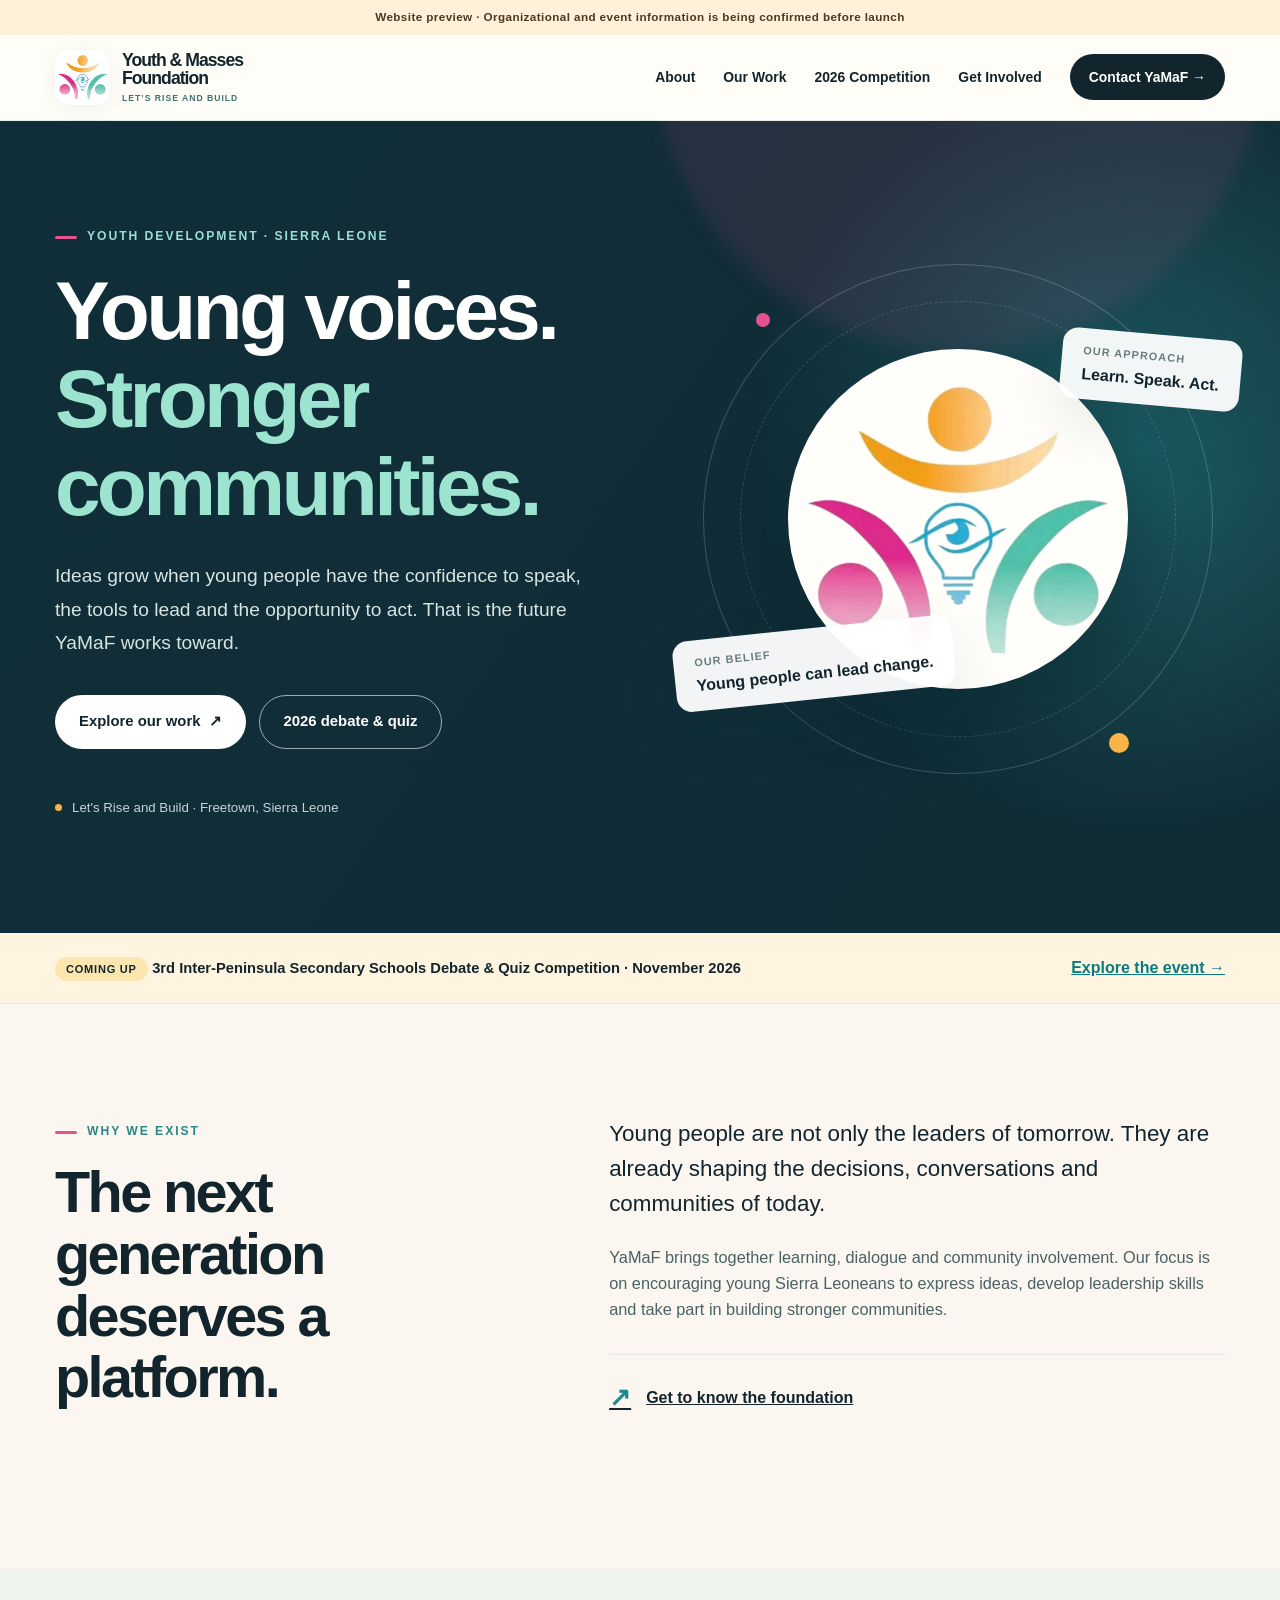
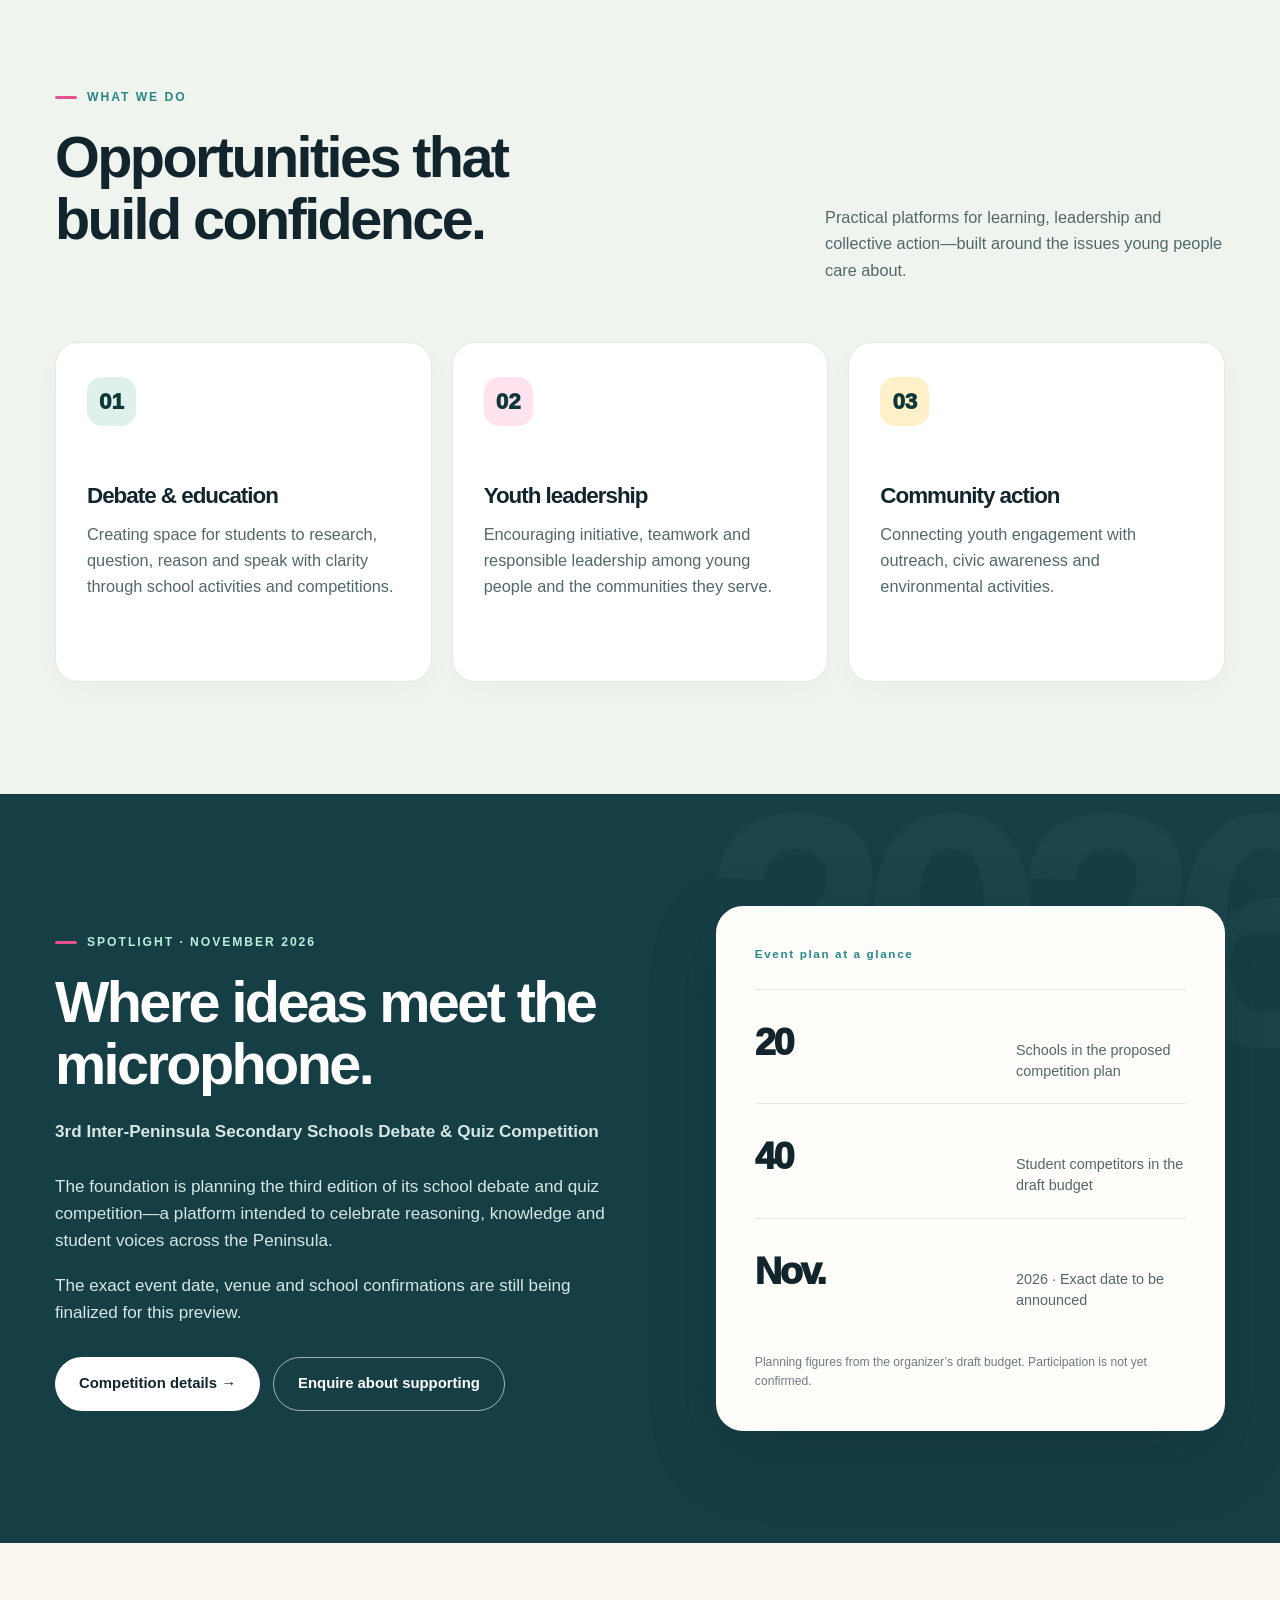
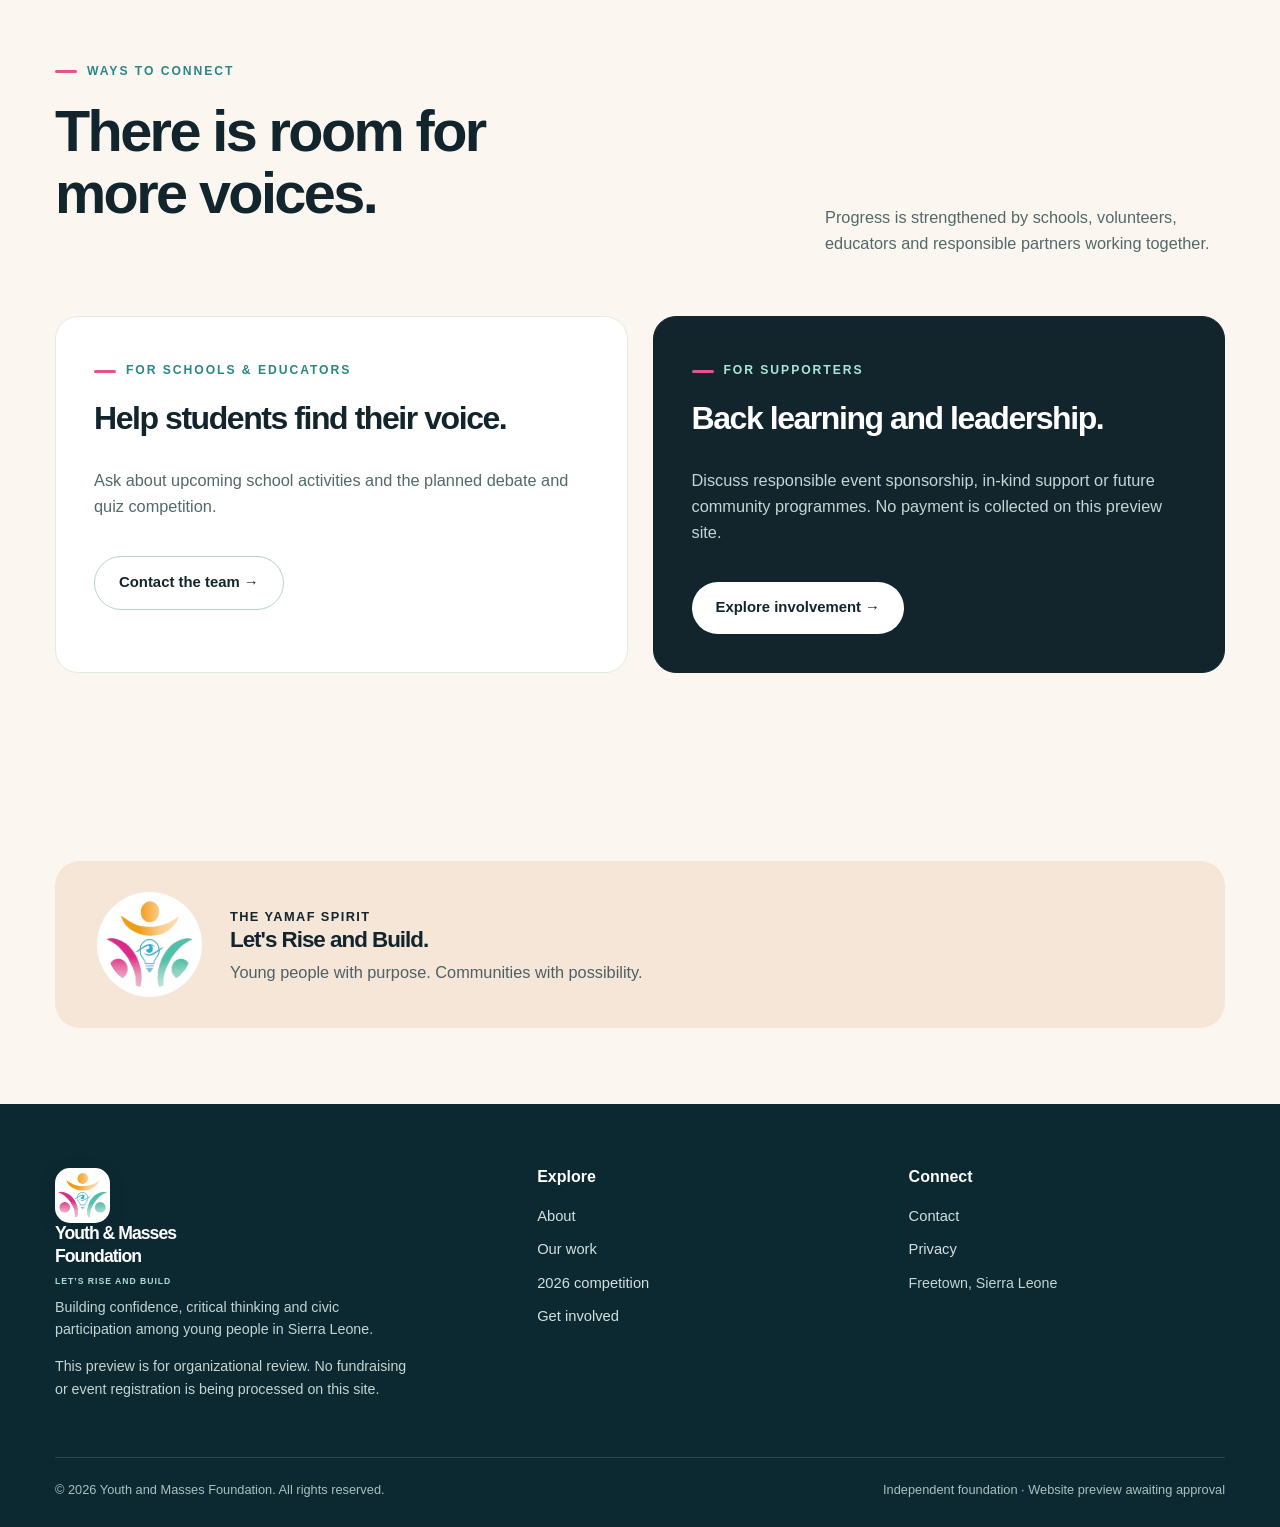
<file: index.html>
<!doctype html>
<html lang="en"><head>
<meta charset="utf-8"><meta name="viewport" content="width=device-width,initial-scale=1">
<meta name="description" content="Youth and Masses Foundation (YaMaF) supports youth leadership, debate, education and community engagement in Sierra Leone.">
<meta name="theme-color" content="#102f39">
<meta name="robots" content="noindex,nofollow">
<meta property="og:type" content="website"><meta property="og:site_name" content="Youth and Masses Foundation"><meta property="og:title" content="Young voices. Stronger communities."><meta property="og:description" content="Youth and Masses Foundation (YaMaF) supports youth leadership, debate, education and community engagement in Sierra Leone."><meta property="og:image" content="assets/img/social-preview.jpg"><meta name="twitter:card" content="summary_large_image">
<title>Young voices. Stronger communities. | Youth and Masses Foundation</title>
<link rel="icon" href="assets/img/yamaf-mark.png" type="image/png"><link rel="stylesheet" href="assets/css/styles.css">
<script src="assets/js/site.js" defer></script>
</head><body>
<a class="skip" href="#main">Skip to content</a>
<div class="preview" role="status">Website preview · Organizational and event information is being confirmed before launch</div>
<header class="site-header"><div class="container nav-row"><a class="brand" href="index.html" aria-label="YaMaF home"><span class="brand-icon"><img src="assets/img/yamaf-mark.png" alt=""></span><span class="brand-text">Youth &amp; Masses <br>Foundation<small>Let’s Rise and Build</small></span></a><button class="menu-toggle" type="button" aria-controls="primary-nav" aria-expanded="false" data-menu-toggle>Menu</button><nav id="primary-nav" class="nav-links" aria-label="Main navigation"><a href="about.html">About</a><a href="programs.html">Our Work</a><a href="competition.html">2026 Competition</a><a href="get-involved.html">Get Involved</a><a class="nav-contact" href="contact.html">Contact YaMaF →</a></nav></div></header>
<main id="main">
<section class="hero"><div class="container hero-grid"><div><div class="eyebrow">Youth development · Sierra Leone</div><h1>Young voices.<br><em>Stronger communities.</em></h1><p class="hero-desc">Ideas grow when young people have the confidence to speak, the tools to lead and the opportunity to act. That is the future YaMaF works toward.</p><div class="action-row"><a class="btn btn-light" href="programs.html">Explore our work <span aria-hidden="true">↗</span></a><a class="btn btn-outline" href="competition.html">2026 debate &amp; quiz</a></div><div class="hero-note">Let's Rise and Build · Freetown, Sierra Leone</div></div><div class="hero-art" aria-label="Youth and Masses Foundation symbol in a decorative graphic"><div class="hero-orbit" aria-hidden="true"></div><div class="hero-disc"><img src="assets/img/yamaf-mark.png" alt="Youth and Masses Foundation emblem"></div><div class="float-card one"><small>Our belief</small>Young people can lead change.</div><div class="float-card two"><small>Our approach</small>Learn. Speak. Act.</div><span class="hero-star" aria-hidden="true"></span><span class="hero-star second" aria-hidden="true"></span></div></div></section>
<div class="ticker"><div class="container ticker-inner"><div><span class="tag">Coming up</span> <strong>3rd Inter-Peninsula Secondary Schools Debate &amp; Quiz Competition · November 2026</strong></div><a href="competition.html">Explore the event →</a></div></div>
<section class="section"><div class="container intro-grid"><div><div class="eyebrow">Why we exist</div><h2>The next generation deserves a platform.</h2></div><div><p class="xl">Young people are not only the leaders of tomorrow. They are already shaping the decisions, conversations and communities of today.</p><p>YaMaF brings together learning, dialogue and community involvement. Our focus is on encouraging young Sierra Leoneans to express ideas, develop leadership skills and take part in building stronger communities.</p><a class="callout-line" href="about.html"><span aria-hidden="true">↗</span> Get to know the foundation</a></div></div></section>
<section class="section section-soft" id="work"><div class="container"><div class="section-header"><div><span class="eyebrow">What we do</span><h2>Opportunities that<br>build confidence.</h2></div><p>Practical platforms for learning, leadership and collective action—built around the issues young people care about.</p></div><div class="program-grid"><article class="program-card"><div class="program-number">01</div><h3>Debate &amp; education</h3><p>Creating space for students to research, question, reason and speak with clarity through school activities and competitions.</p></article><article class="program-card"><div class="program-number">02</div><h3>Youth leadership</h3><p>Encouraging initiative, teamwork and responsible leadership among young people and the communities they serve.</p></article><article class="program-card"><div class="program-number">03</div><h3>Community action</h3><p>Connecting youth engagement with outreach, civic awareness and environmental activities.</p></article></div></div></section>
<section class="section event"><div class="container event-grid"><div><span class="eyebrow">Spotlight · November 2026</span><h2>Where ideas meet the microphone.</h2><p class="event-micro">3rd Inter-Peninsula Secondary Schools Debate &amp; Quiz Competition</p><p>The foundation is planning the third edition of its school debate and quiz competition—a platform intended to celebrate reasoning, knowledge and student voices across the Peninsula.</p><p>The exact event date, venue and school confirmations are still being finalized for this preview.</p><div class="action-row"><a class="btn btn-light" href="competition.html">Competition details →</a><a class="btn btn-outline" href="contact.html">Enquire about supporting</a></div></div><div class="event-stats"><div class="micro">Event plan at a glance</div><div class="event-stat"><strong>20</strong><span>Schools in the proposed competition plan</span></div><div class="event-stat"><strong>40</strong><span>Student competitors in the draft budget</span></div><div class="event-stat"><strong>Nov.</strong><span>2026 · Exact date to be announced</span></div><p class="disclaimer">Planning figures from the organizer’s draft budget. Participation is not yet confirmed.</p></div></div></section>
<section class="section"><div class="container"><div class="section-header"><div><span class="eyebrow">Ways to connect</span><h2>There is room for<br>more voices.</h2></div><p>Progress is strengthened by schools, volunteers, educators and responsible partners working together.</p></div><div class="involvement"><div class="involve-card"><span class="eyebrow">For schools &amp; educators</span><h3>Help students find their voice.</h3><p>Ask about upcoming school activities and the planned debate and quiz competition.</p><a class="btn btn-cream" href="contact.html">Contact the team →</a></div><div class="involve-card dark"><span class="eyebrow" style="color:#a9e7d7">For supporters</span><h3>Back learning and leadership.</h3><p>Discuss responsible event sponsorship, in-kind support or future community programmes. No payment is collected on this preview site.</p><a class="btn btn-light" href="get-involved.html">Explore involvement →</a></div></div></div></section>
<section class="section-slim"><div class="container"><div class="banner-image"><img class="icon" src="assets/img/yamaf-mark.png" alt="" loading="lazy"><div><span class="overline">The YaMaF spirit</span><h3>Let's Rise and Build.</h3><p>Young people with purpose. Communities with possibility.</p></div></div></div></section>
</main>
<footer class="footer"><div class="container"><div class="footer-grid"><div><a class="brand" href="index.html"><span class="brand-icon"><img src="assets/img/yamaf-mark.png" alt=""></span><span class="brand-text">Youth &amp; Masses<br>Foundation<small>Let’s Rise and Build</small></span></a><p>Building confidence, critical thinking and civic participation among young people in Sierra Leone.</p><p class="small">This preview is for organizational review. No fundraising or event registration is being processed on this site.</p></div><div><h3>Explore</h3><a href="about.html">About</a><a href="programs.html">Our work</a><a href="competition.html">2026 competition</a><a href="get-involved.html">Get involved</a></div><div><h3>Connect</h3><a href="contact.html">Contact</a><a href="privacy.html">Privacy</a><p>Freetown, Sierra Leone</p></div></div><div class="footer-bottom"><span>© <span id="year">2026</span> Youth and Masses Foundation. All rights reserved.</span><span>Independent foundation · Website preview awaiting approval</span></div></div></footer>
</body></html>
</file>
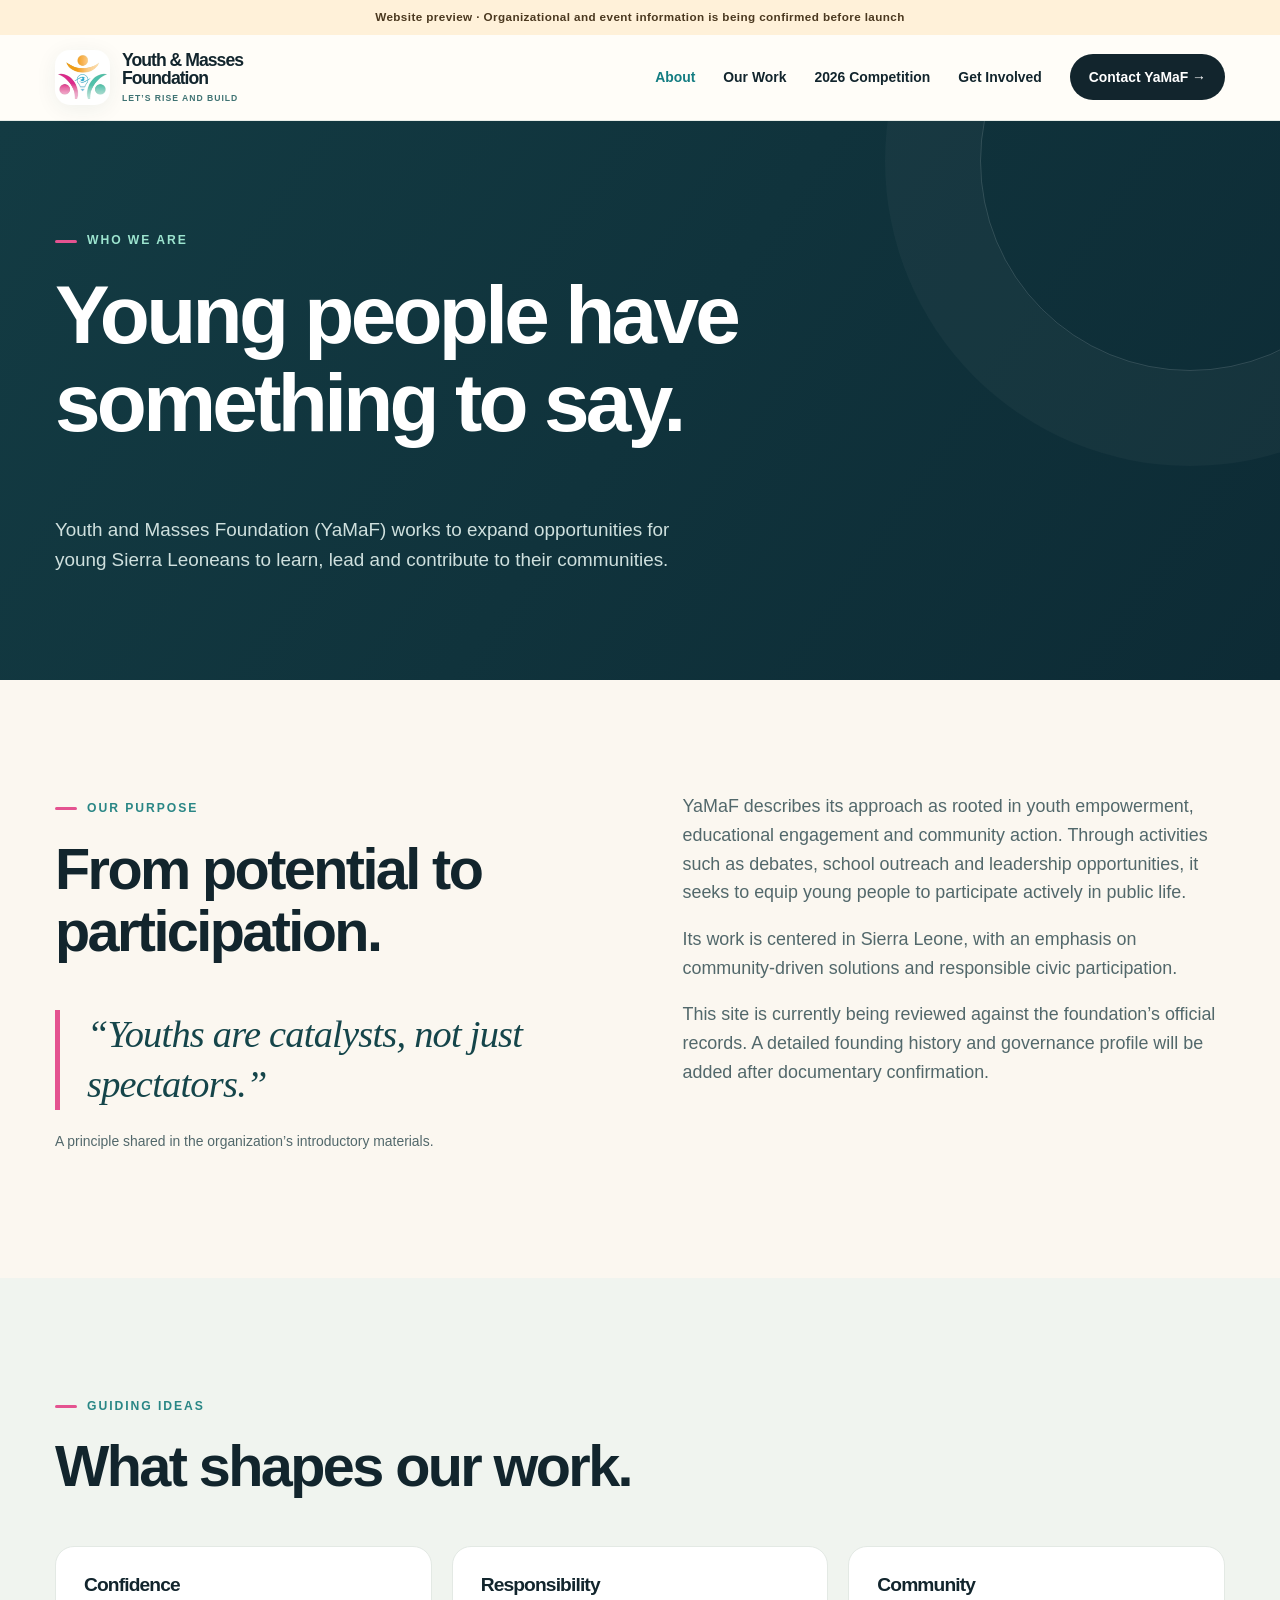
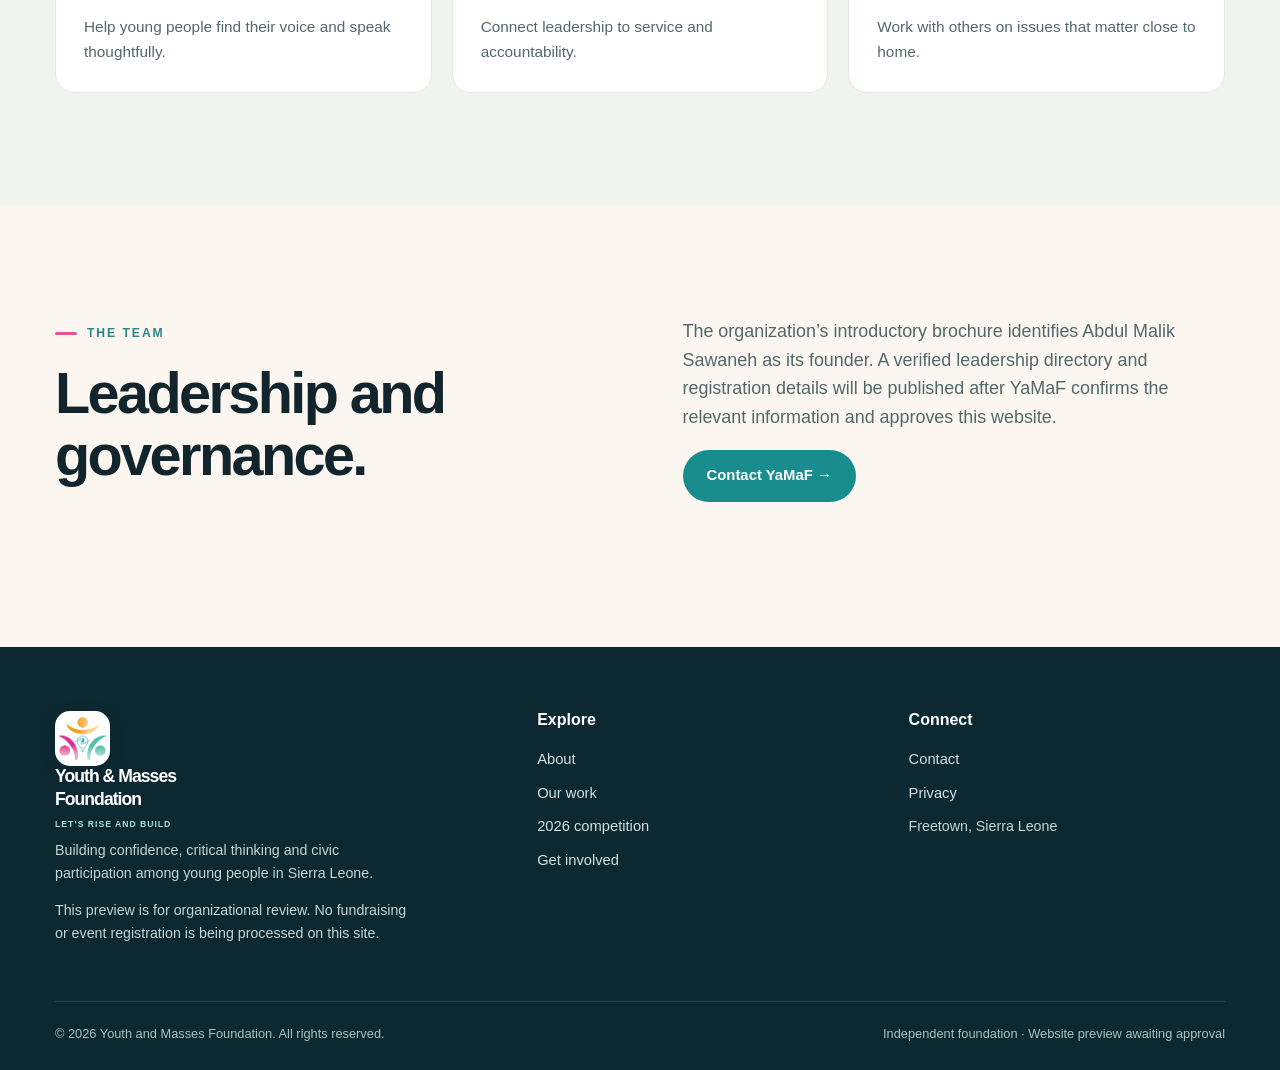
<file: about.html>
<!doctype html>
<html lang="en"><head>
<meta charset="utf-8"><meta name="viewport" content="width=device-width,initial-scale=1">
<meta name="description" content="Learn about the mission and focus areas of Youth and Masses Foundation in Sierra Leone.">
<meta name="theme-color" content="#102f39">
<meta name="robots" content="noindex,nofollow">
<meta property="og:type" content="website"><meta property="og:site_name" content="Youth and Masses Foundation"><meta property="og:title" content="About YaMaF"><meta property="og:description" content="Learn about the mission and focus areas of Youth and Masses Foundation in Sierra Leone."><meta property="og:image" content="assets/img/social-preview.jpg"><meta name="twitter:card" content="summary_large_image">
<title>About YaMaF | Youth and Masses Foundation</title>
<link rel="icon" href="assets/img/yamaf-mark.png" type="image/png"><link rel="stylesheet" href="assets/css/styles.css">
<script src="assets/js/site.js" defer></script>
</head><body>
<a class="skip" href="#main">Skip to content</a>
<div class="preview" role="status">Website preview · Organizational and event information is being confirmed before launch</div>
<header class="site-header"><div class="container nav-row"><a class="brand" href="index.html" aria-label="YaMaF home"><span class="brand-icon"><img src="assets/img/yamaf-mark.png" alt=""></span><span class="brand-text">Youth &amp; Masses <br>Foundation<small>Let’s Rise and Build</small></span></a><button class="menu-toggle" type="button" aria-controls="primary-nav" aria-expanded="false" data-menu-toggle>Menu</button><nav id="primary-nav" class="nav-links" aria-label="Main navigation"><a href="about.html" aria-current="page">About</a><a href="programs.html">Our Work</a><a href="competition.html">2026 Competition</a><a href="get-involved.html">Get Involved</a><a class="nav-contact" href="contact.html">Contact YaMaF →</a></nav></div></header>
<main id="main"><section class="page-hero"><div class="container"><span class="eyebrow">Who we are</span><h1>Young people have something to say.</h1><p>Youth and Masses Foundation (YaMaF) works to expand opportunities for young Sierra Leoneans to learn, lead and contribute to their communities.</p></div></section>
<section class="section"><div class="container split"><div><span class="eyebrow">Our purpose</span><h2>From potential to participation.</h2><p class="pullquote">“Youths are catalysts, not just spectators.”</p><p class="muted small">A principle shared in the organization’s introductory materials.</p></div><div class="wide-copy"><p>YaMaF describes its approach as rooted in youth empowerment, educational engagement and community action. Through activities such as debates, school outreach and leadership opportunities, it seeks to equip young people to participate actively in public life.</p><p>Its work is centered in Sierra Leone, with an emphasis on community-driven solutions and responsible civic participation.</p><p>This site is currently being reviewed against the foundation’s official records. A detailed founding history and governance profile will be added after documentary confirmation.</p></div></div></section>
<section class="section section-soft"><div class="container"><span class="eyebrow">Guiding ideas</span><h2>What shapes our work.</h2><div class="detail-grid"><div class="detail"><h3>Confidence</h3><p>Help young people find their voice and speak thoughtfully.</p></div><div class="detail"><h3>Responsibility</h3><p>Connect leadership to service and accountability.</p></div><div class="detail"><h3>Community</h3><p>Work with others on issues that matter close to home.</p></div></div></div></section>
<section class="section"><div class="container split"><div><span class="eyebrow">The team</span><h2>Leadership and governance.</h2></div><div class="wide-copy"><p>The organization’s introductory brochure identifies Abdul Malik Sawaneh as its founder. A verified leadership directory and registration details will be published after YaMaF confirms the relevant information and approves this website.</p><a class="btn btn-teal" href="contact.html">Contact YaMaF →</a></div></div></section></main>
<footer class="footer"><div class="container"><div class="footer-grid"><div><a class="brand" href="index.html"><span class="brand-icon"><img src="assets/img/yamaf-mark.png" alt=""></span><span class="brand-text">Youth &amp; Masses<br>Foundation<small>Let’s Rise and Build</small></span></a><p>Building confidence, critical thinking and civic participation among young people in Sierra Leone.</p><p class="small">This preview is for organizational review. No fundraising or event registration is being processed on this site.</p></div><div><h3>Explore</h3><a href="about.html">About</a><a href="programs.html">Our work</a><a href="competition.html">2026 competition</a><a href="get-involved.html">Get involved</a></div><div><h3>Connect</h3><a href="contact.html">Contact</a><a href="privacy.html">Privacy</a><p>Freetown, Sierra Leone</p></div></div><div class="footer-bottom"><span>© <span id="year">2026</span> Youth and Masses Foundation. All rights reserved.</span><span>Independent foundation · Website preview awaiting approval</span></div></div></footer>
</body></html>
</file>
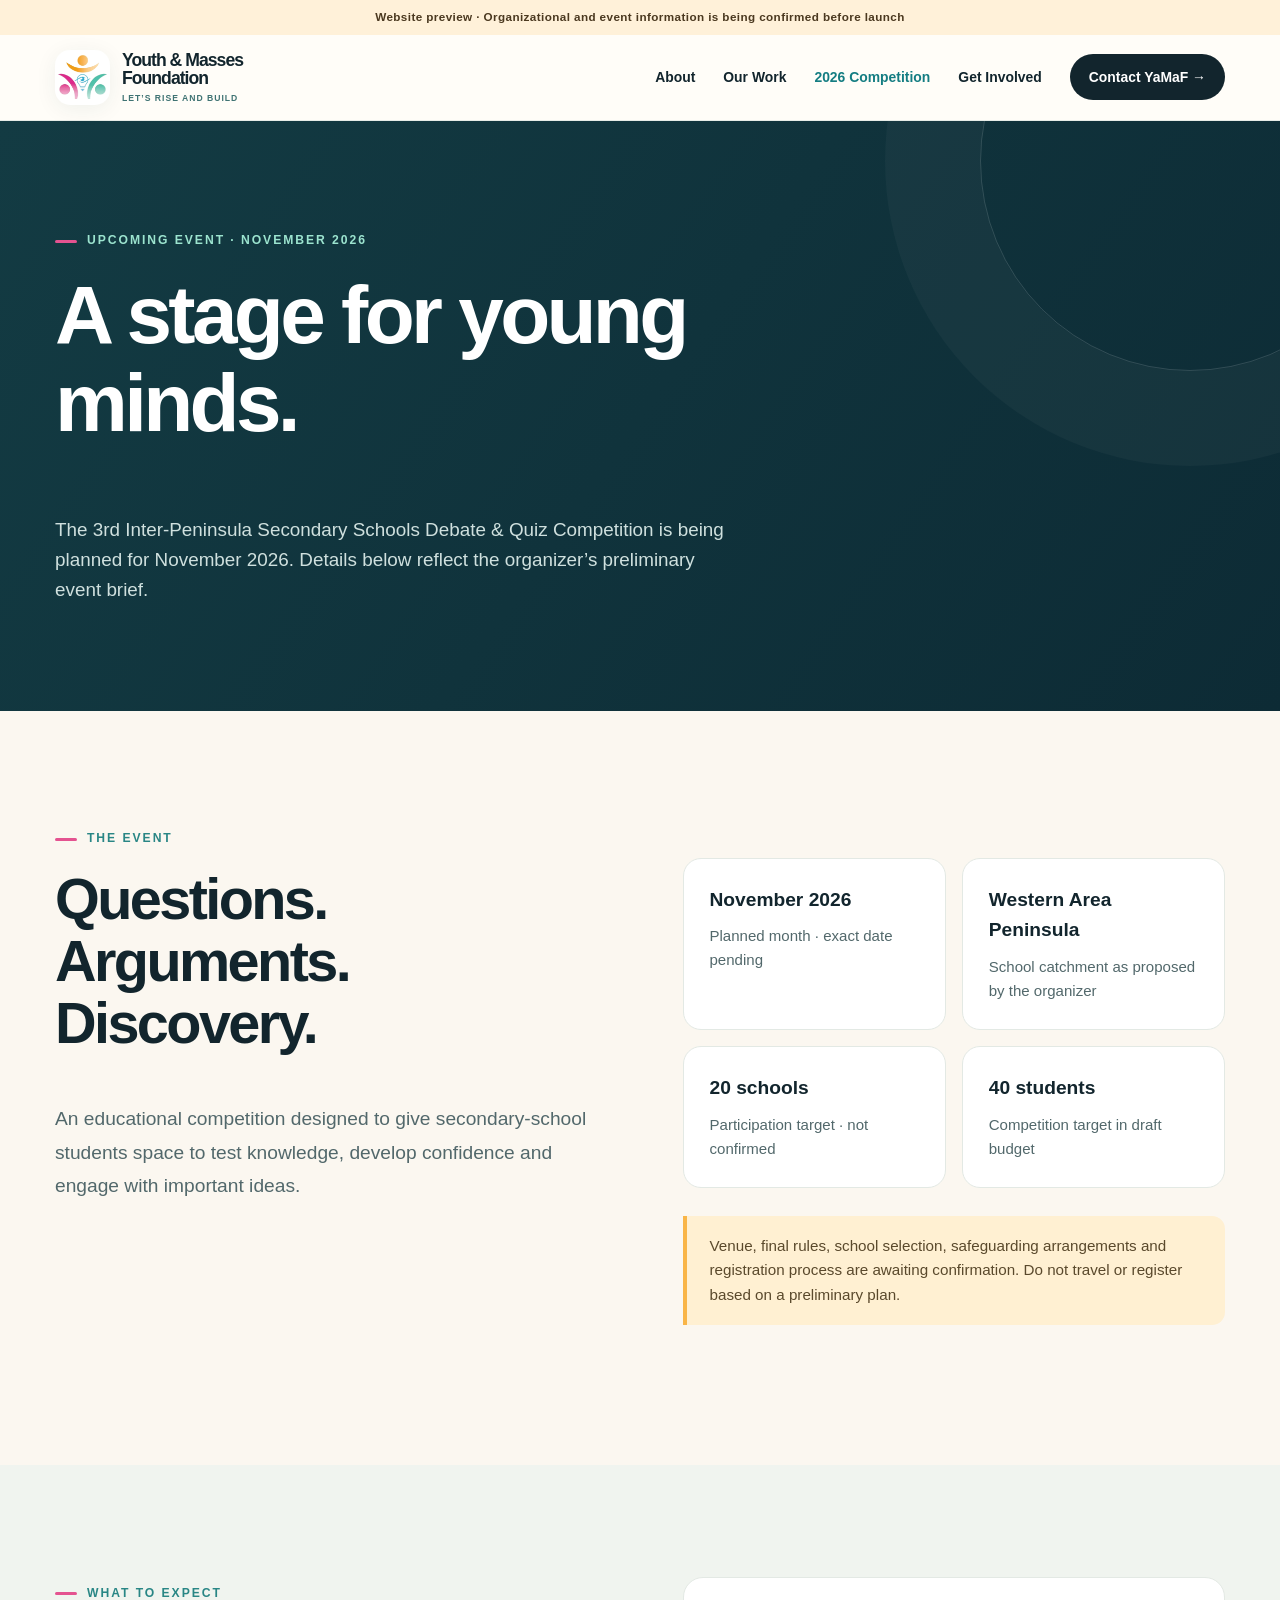
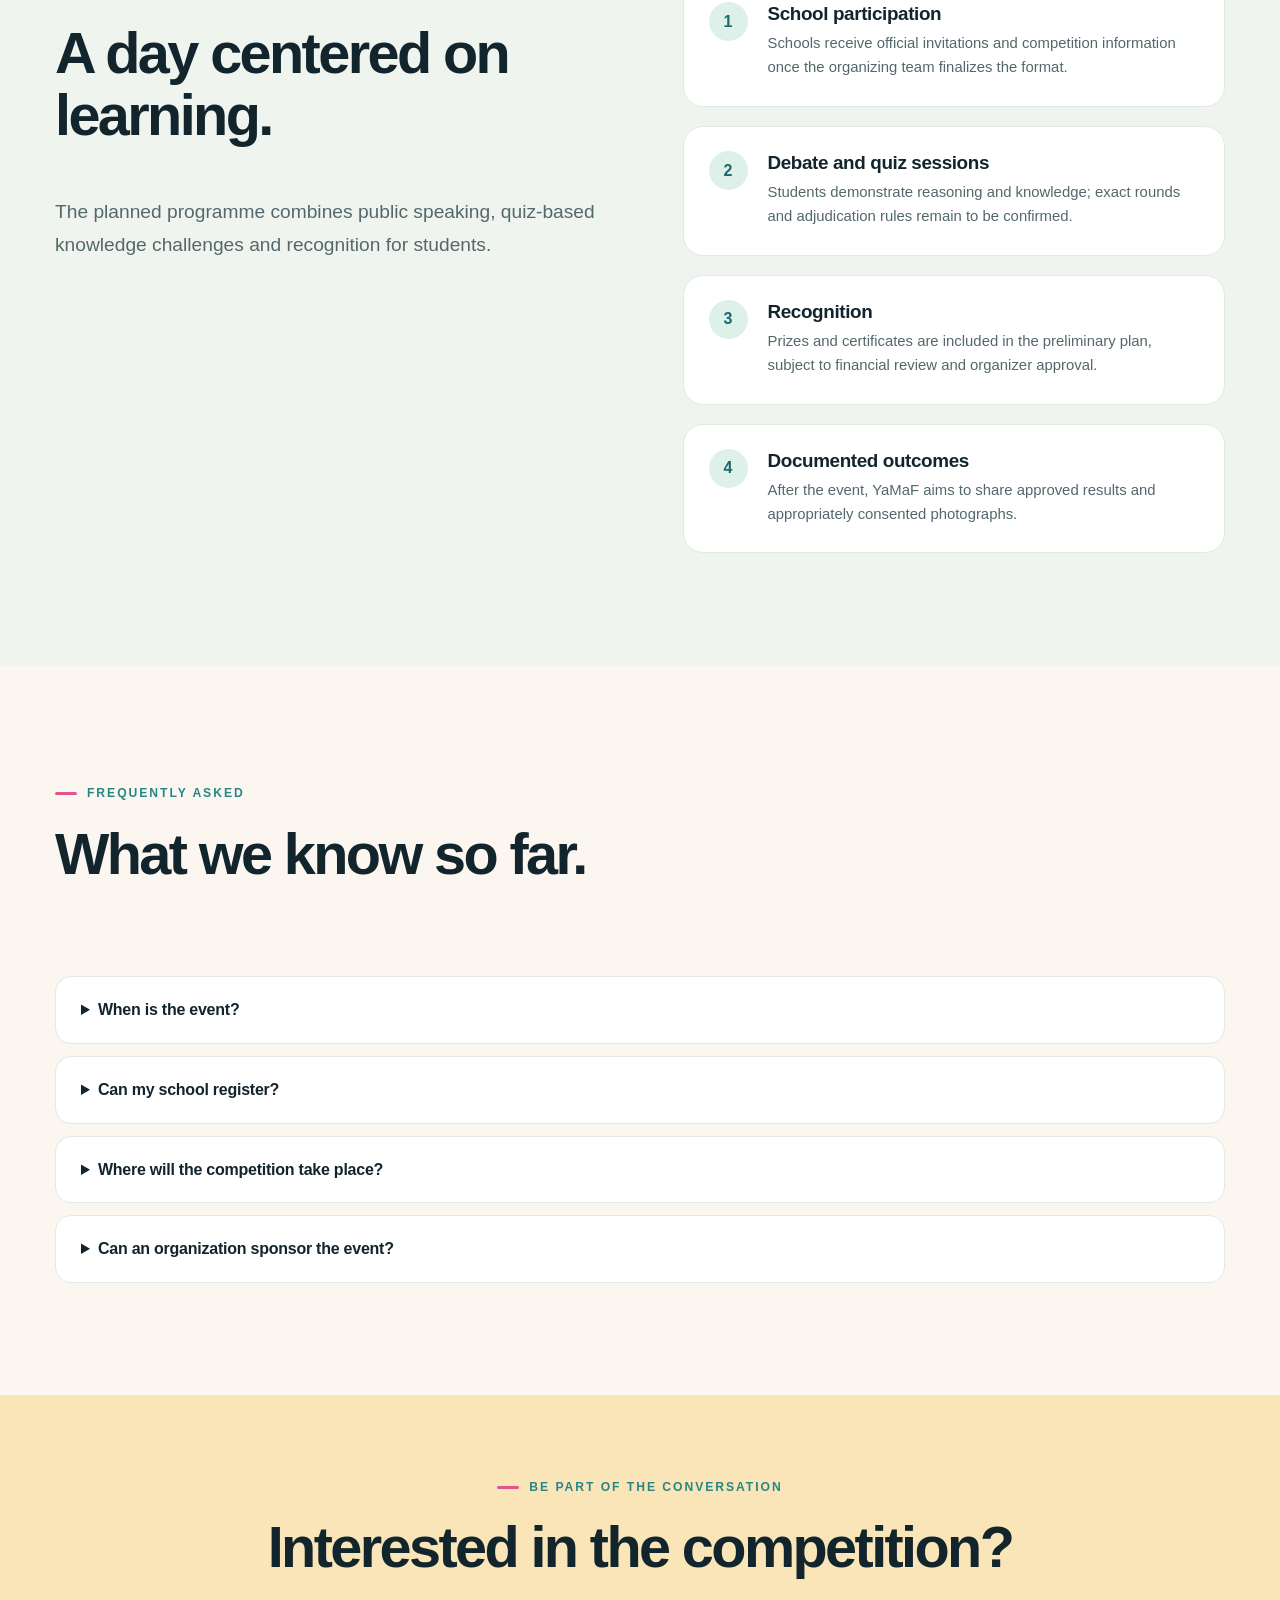
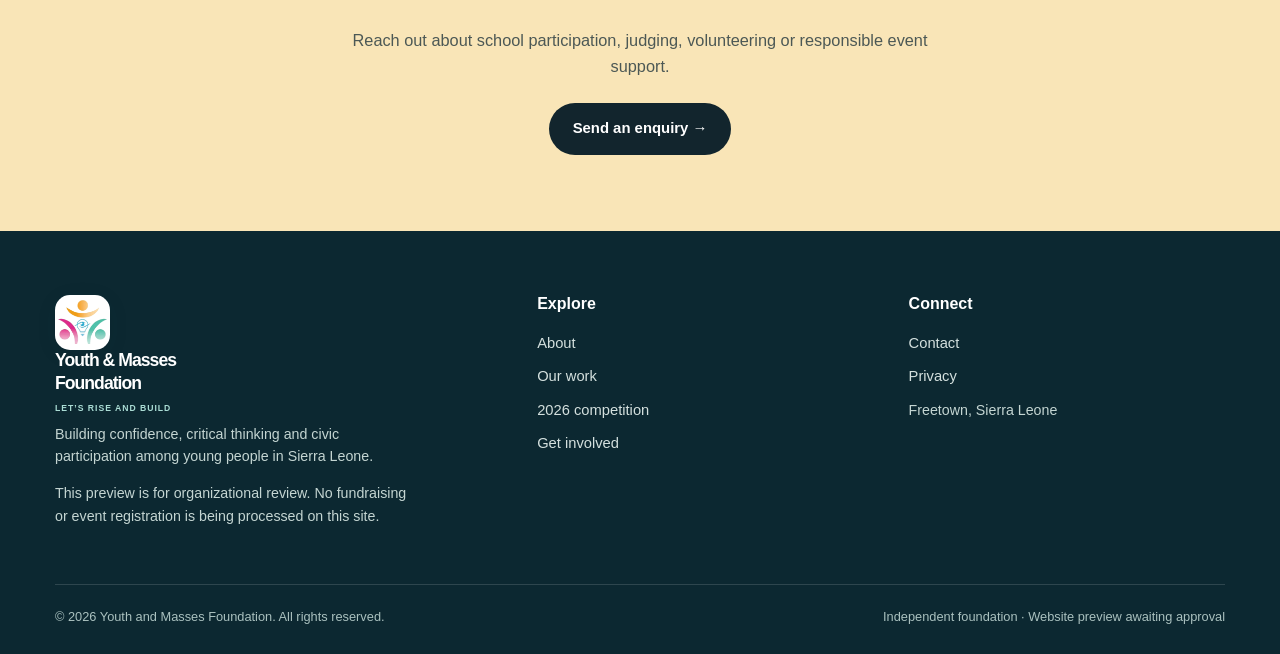
<file: competition.html>
<!doctype html>
<html lang="en"><head>
<meta charset="utf-8"><meta name="viewport" content="width=device-width,initial-scale=1">
<meta name="description" content="Preliminary information about YaMaF’s planned November 2026 secondary-school debate and quiz competition in Sierra Leone.">
<meta name="theme-color" content="#102f39">
<meta name="robots" content="noindex,nofollow">
<meta property="og:type" content="website"><meta property="og:site_name" content="Youth and Masses Foundation"><meta property="og:title" content="2026 Debate &amp; Quiz Competition"><meta property="og:description" content="Preliminary information about YaMaF’s planned November 2026 secondary-school debate and quiz competition in Sierra Leone."><meta property="og:image" content="assets/img/social-preview.jpg"><meta name="twitter:card" content="summary_large_image">
<title>2026 Debate &amp; Quiz Competition | Youth and Masses Foundation</title>
<link rel="icon" href="assets/img/yamaf-mark.png" type="image/png"><link rel="stylesheet" href="assets/css/styles.css">
<script src="assets/js/site.js" defer></script>
</head><body>
<a class="skip" href="#main">Skip to content</a>
<div class="preview" role="status">Website preview · Organizational and event information is being confirmed before launch</div>
<header class="site-header"><div class="container nav-row"><a class="brand" href="index.html" aria-label="YaMaF home"><span class="brand-icon"><img src="assets/img/yamaf-mark.png" alt=""></span><span class="brand-text">Youth &amp; Masses <br>Foundation<small>Let’s Rise and Build</small></span></a><button class="menu-toggle" type="button" aria-controls="primary-nav" aria-expanded="false" data-menu-toggle>Menu</button><nav id="primary-nav" class="nav-links" aria-label="Main navigation"><a href="about.html">About</a><a href="programs.html">Our Work</a><a href="competition.html" aria-current="page">2026 Competition</a><a href="get-involved.html">Get Involved</a><a class="nav-contact" href="contact.html">Contact YaMaF →</a></nav></div></header>
<main id="main"><section class="page-hero"><div class="container"><span class="eyebrow">Upcoming event · November 2026</span><h1>A stage for young minds.</h1><p>The 3rd Inter-Peninsula Secondary Schools Debate & Quiz Competition is being planned for November 2026. Details below reflect the organizer’s preliminary event brief.</p></div></section>
<section class="section"><div class="container split"><div><span class="eyebrow">The event</span><h2>Questions. Arguments. Discovery.</h2><p class="lead">An educational competition designed to give secondary-school students space to test knowledge, develop confidence and engage with important ideas.</p></div><div><div class="list-cards"><div class="list-card"><strong>November 2026</strong><p>Planned month · exact date pending</p></div><div class="list-card"><strong>Western Area Peninsula</strong><p>School catchment as proposed by the organizer</p></div><div class="list-card"><strong>20 schools</strong><p>Participation target · not confirmed</p></div><div class="list-card"><strong>40 students</strong><p>Competition target in draft budget</p></div></div><div class="notice"><p>Venue, final rules, school selection, safeguarding arrangements and registration process are awaiting confirmation. Do not travel or register based on a preliminary plan.</p></div></div></div></section>
<section class="section section-soft"><div class="container split"><div><span class="eyebrow">What to expect</span><h2>A day centered on learning.</h2><p class="lead">The planned programme combines public speaking, quiz-based knowledge challenges and recognition for students.</p></div><div class="step-list"><div class="step"><h3>School participation</h3><p>Schools receive official invitations and competition information once the organizing team finalizes the format.</p></div><div class="step"><h3>Debate and quiz sessions</h3><p>Students demonstrate reasoning and knowledge; exact rounds and adjudication rules remain to be confirmed.</p></div><div class="step"><h3>Recognition</h3><p>Prizes and certificates are included in the preliminary plan, subject to financial review and organizer approval.</p></div><div class="step"><h3>Documented outcomes</h3><p>After the event, YaMaF aims to share approved results and appropriately consented photographs.</p></div></div></div></section>
<section class="section"><div class="container"><div class="section-header"><div><span class="eyebrow">Frequently asked</span><h2>What we know so far.</h2></div></div><div class="faq"><details><summary>When is the event?</summary><p>November 2026 is the intended month. YaMaF has not yet confirmed the exact date for this site.</p></details><details><summary>Can my school register?</summary><p>The school invitation and registration process is not yet published. Please use the contact page to send an enquiry.</p></details><details><summary>Where will the competition take place?</summary><p>The venue has not yet been confirmed.</p></details><details><summary>Can an organization sponsor the event?</summary><p>Prospective supporters may enquire. Sponsorship terms and the final event budget require formal approval before commitments are accepted.</p></details></div></div></section>
<section class="section-slim cta-band"><div class="container"><span class="eyebrow">Be part of the conversation</span><h2>Interested in the competition?</h2><p>Reach out about school participation, judging, volunteering or responsible event support.</p><a class="btn btn-dark" href="contact.html">Send an enquiry →</a></div></section></main>
<footer class="footer"><div class="container"><div class="footer-grid"><div><a class="brand" href="index.html"><span class="brand-icon"><img src="assets/img/yamaf-mark.png" alt=""></span><span class="brand-text">Youth &amp; Masses<br>Foundation<small>Let’s Rise and Build</small></span></a><p>Building confidence, critical thinking and civic participation among young people in Sierra Leone.</p><p class="small">This preview is for organizational review. No fundraising or event registration is being processed on this site.</p></div><div><h3>Explore</h3><a href="about.html">About</a><a href="programs.html">Our work</a><a href="competition.html">2026 competition</a><a href="get-involved.html">Get involved</a></div><div><h3>Connect</h3><a href="contact.html">Contact</a><a href="privacy.html">Privacy</a><p>Freetown, Sierra Leone</p></div></div><div class="footer-bottom"><span>© <span id="year">2026</span> Youth and Masses Foundation. All rights reserved.</span><span>Independent foundation · Website preview awaiting approval</span></div></div></footer>
</body></html>
</file>
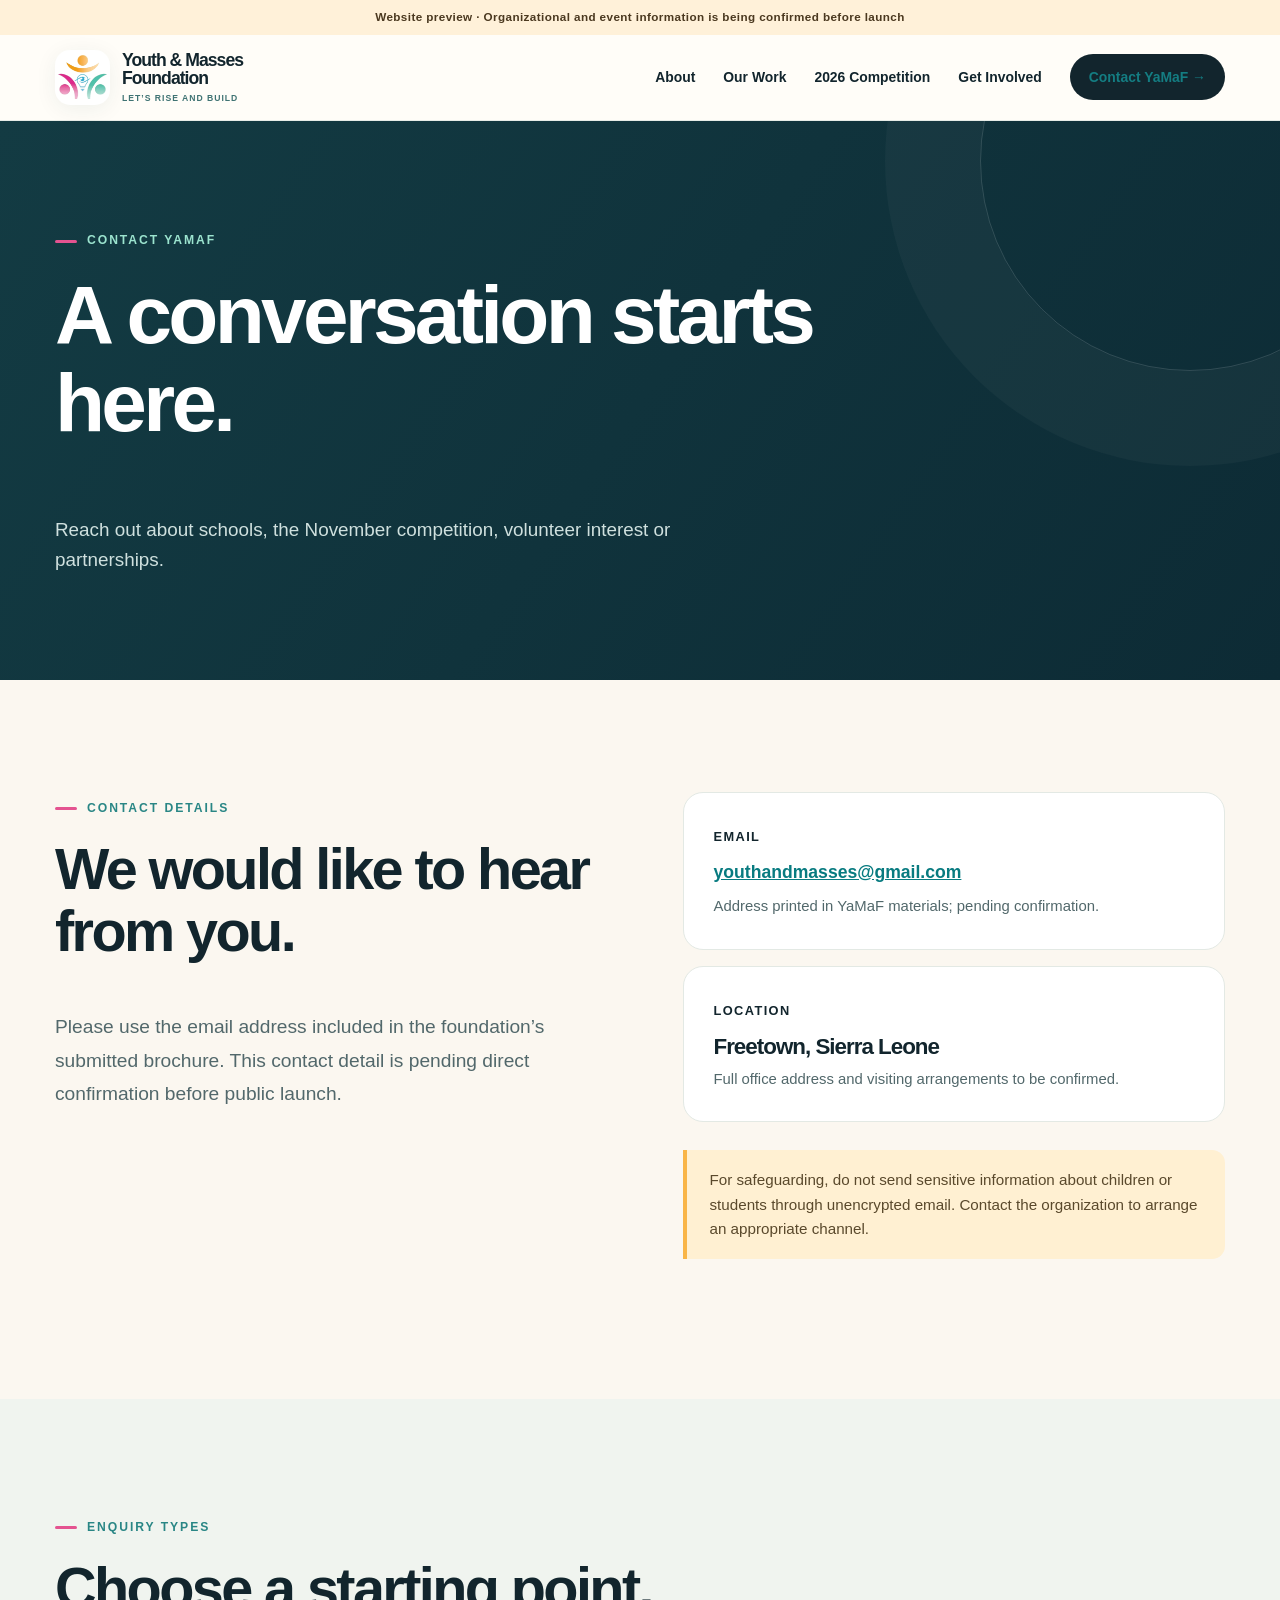
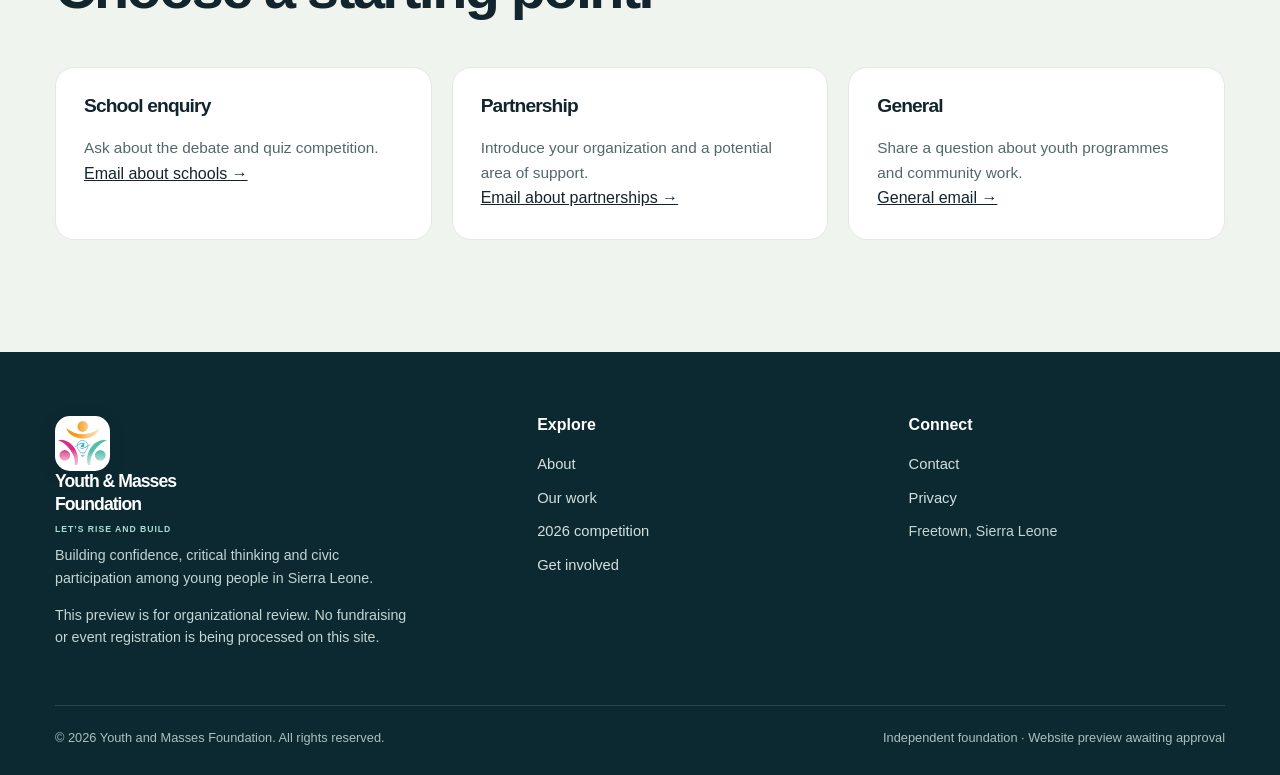
<file: contact.html>
<!doctype html>
<html lang="en"><head>
<meta charset="utf-8"><meta name="viewport" content="width=device-width,initial-scale=1">
<meta name="description" content="Contact Youth and Masses Foundation about youth development, school programmes and the 2026 debate and quiz competition.">
<meta name="theme-color" content="#102f39">
<meta name="robots" content="noindex,nofollow">
<meta property="og:type" content="website"><meta property="og:site_name" content="Youth and Masses Foundation"><meta property="og:title" content="Contact"><meta property="og:description" content="Contact Youth and Masses Foundation about youth development, school programmes and the 2026 debate and quiz competition."><meta property="og:image" content="assets/img/social-preview.jpg"><meta name="twitter:card" content="summary_large_image">
<title>Contact | Youth and Masses Foundation</title>
<link rel="icon" href="assets/img/yamaf-mark.png" type="image/png"><link rel="stylesheet" href="assets/css/styles.css">
<script src="assets/js/site.js" defer></script>
</head><body>
<a class="skip" href="#main">Skip to content</a>
<div class="preview" role="status">Website preview · Organizational and event information is being confirmed before launch</div>
<header class="site-header"><div class="container nav-row"><a class="brand" href="index.html" aria-label="YaMaF home"><span class="brand-icon"><img src="assets/img/yamaf-mark.png" alt=""></span><span class="brand-text">Youth &amp; Masses <br>Foundation<small>Let’s Rise and Build</small></span></a><button class="menu-toggle" type="button" aria-controls="primary-nav" aria-expanded="false" data-menu-toggle>Menu</button><nav id="primary-nav" class="nav-links" aria-label="Main navigation"><a href="about.html">About</a><a href="programs.html">Our Work</a><a href="competition.html">2026 Competition</a><a href="get-involved.html">Get Involved</a><a class="nav-contact" href="contact.html" aria-current="page">Contact YaMaF →</a></nav></div></header>
<main id="main"><section class="page-hero"><div class="container"><span class="eyebrow">Contact YaMaF</span><h1>A conversation starts here.</h1><p>Reach out about schools, the November competition, volunteer interest or partnerships.</p></div></section>
<section class="section"><div class="container split"><div><span class="eyebrow">Contact details</span><h2>We would like to hear from you.</h2><p class="lead">Please use the email address included in the foundation’s submitted brochure. This contact detail is pending direct confirmation before public launch.</p></div><div><div class="contact-tile"><span class="overline">Email</span><p><a href="mailto:youthandmasses@gmail.com">youthandmasses@gmail.com</a></p><p>Address printed in YaMaF materials; pending confirmation.</p></div><div class="contact-tile" style="margin-top:16px"><span class="overline">Location</span><h3 style="margin:12px 0 0">Freetown, Sierra Leone</h3><p>Full office address and visiting arrangements to be confirmed.</p></div><div class="notice"><p>For safeguarding, do not send sensitive information about children or students through unencrypted email. Contact the organization to arrange an appropriate channel.</p></div></div></div></section>
<section class="section section-soft"><div class="container"><span class="eyebrow">Enquiry types</span><h2>Choose a starting point.</h2><div class="detail-grid"><div class="detail"><h3>School enquiry</h3><p>Ask about the debate and quiz competition.</p><a href="mailto:youthandmasses@gmail.com?subject=School%20enquiry%20-%20YaMaF">Email about schools →</a></div><div class="detail"><h3>Partnership</h3><p>Introduce your organization and a potential area of support.</p><a href="mailto:youthandmasses@gmail.com?subject=Partnership%20enquiry%20-%20YaMaF">Email about partnerships →</a></div><div class="detail"><h3>General</h3><p>Share a question about youth programmes and community work.</p><a href="mailto:youthandmasses@gmail.com?subject=General%20enquiry%20-%20YaMaF">General email →</a></div></div></div></section></main>
<footer class="footer"><div class="container"><div class="footer-grid"><div><a class="brand" href="index.html"><span class="brand-icon"><img src="assets/img/yamaf-mark.png" alt=""></span><span class="brand-text">Youth &amp; Masses<br>Foundation<small>Let’s Rise and Build</small></span></a><p>Building confidence, critical thinking and civic participation among young people in Sierra Leone.</p><p class="small">This preview is for organizational review. No fundraising or event registration is being processed on this site.</p></div><div><h3>Explore</h3><a href="about.html">About</a><a href="programs.html">Our work</a><a href="competition.html">2026 competition</a><a href="get-involved.html">Get involved</a></div><div><h3>Connect</h3><a href="contact.html">Contact</a><a href="privacy.html">Privacy</a><p>Freetown, Sierra Leone</p></div></div><div class="footer-bottom"><span>© <span id="year">2026</span> Youth and Masses Foundation. All rights reserved.</span><span>Independent foundation · Website preview awaiting approval</span></div></div></footer>
</body></html>
</file>
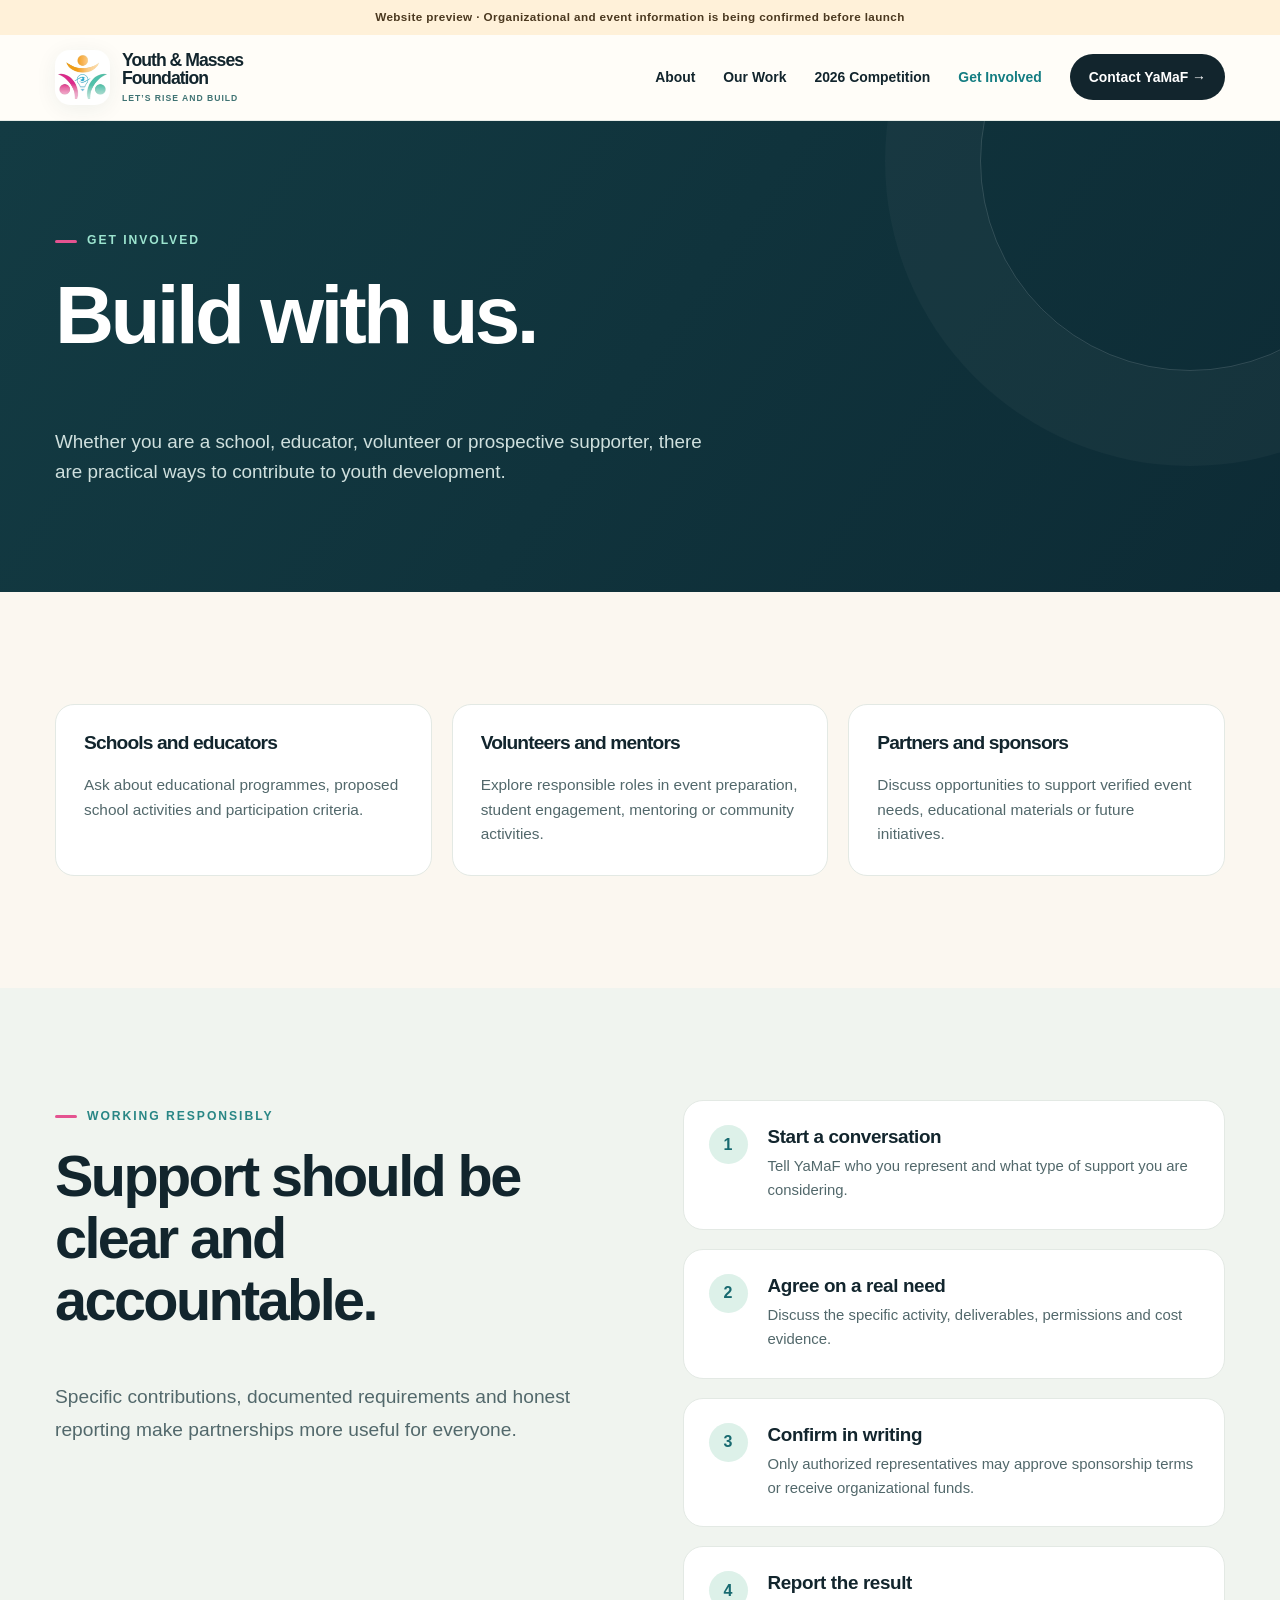
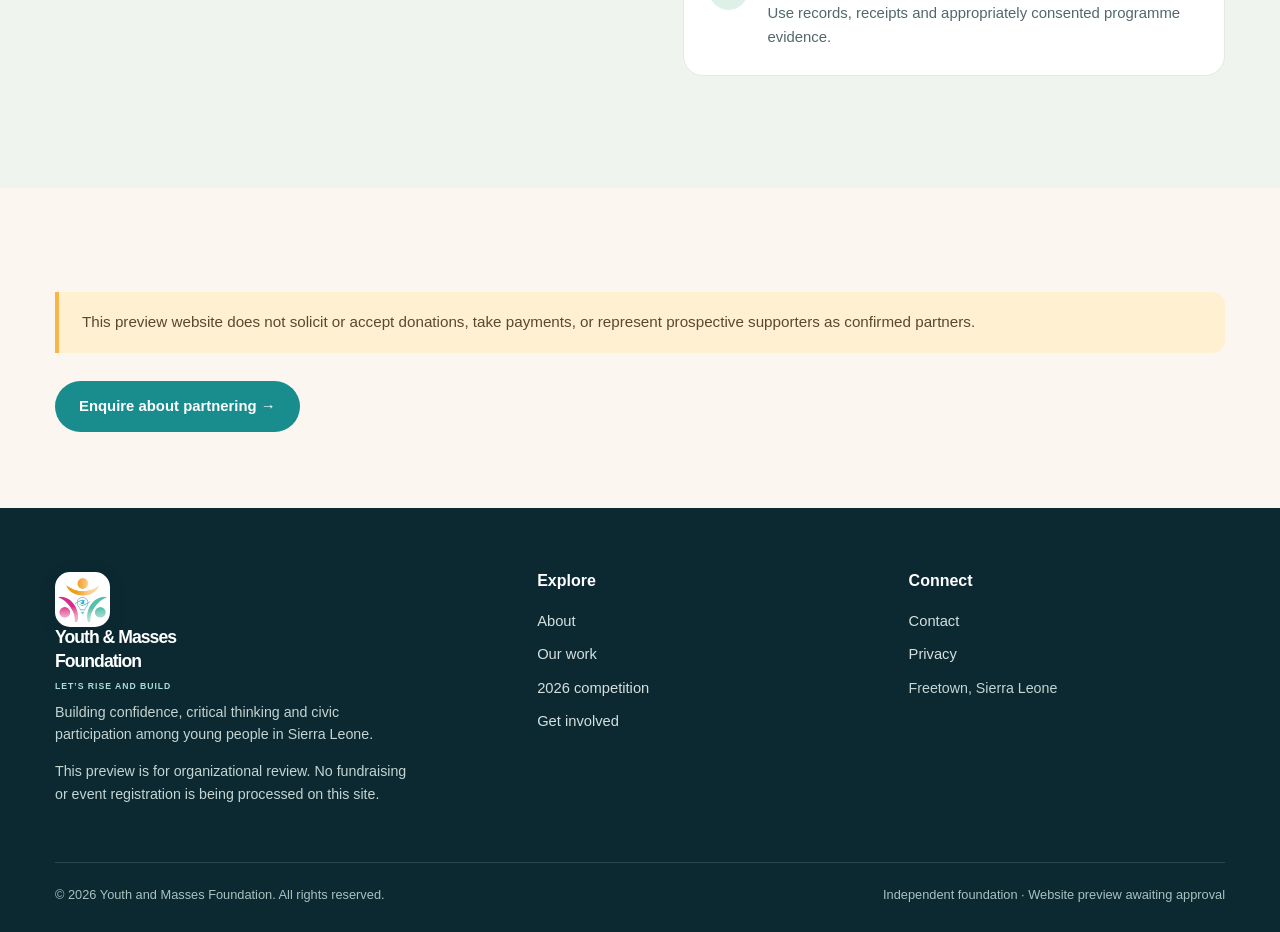
<file: get-involved.html>
<!doctype html>
<html lang="en"><head>
<meta charset="utf-8"><meta name="viewport" content="width=device-width,initial-scale=1">
<meta name="description" content="Connect with Youth and Masses Foundation about school activities, volunteering and responsible partnership opportunities.">
<meta name="theme-color" content="#102f39">
<meta name="robots" content="noindex,nofollow">
<meta property="og:type" content="website"><meta property="og:site_name" content="Youth and Masses Foundation"><meta property="og:title" content="Get Involved"><meta property="og:description" content="Connect with Youth and Masses Foundation about school activities, volunteering and responsible partnership opportunities."><meta property="og:image" content="assets/img/social-preview.jpg"><meta name="twitter:card" content="summary_large_image">
<title>Get Involved | Youth and Masses Foundation</title>
<link rel="icon" href="assets/img/yamaf-mark.png" type="image/png"><link rel="stylesheet" href="assets/css/styles.css">
<script src="assets/js/site.js" defer></script>
</head><body>
<a class="skip" href="#main">Skip to content</a>
<div class="preview" role="status">Website preview · Organizational and event information is being confirmed before launch</div>
<header class="site-header"><div class="container nav-row"><a class="brand" href="index.html" aria-label="YaMaF home"><span class="brand-icon"><img src="assets/img/yamaf-mark.png" alt=""></span><span class="brand-text">Youth &amp; Masses <br>Foundation<small>Let’s Rise and Build</small></span></a><button class="menu-toggle" type="button" aria-controls="primary-nav" aria-expanded="false" data-menu-toggle>Menu</button><nav id="primary-nav" class="nav-links" aria-label="Main navigation"><a href="about.html">About</a><a href="programs.html">Our Work</a><a href="competition.html">2026 Competition</a><a href="get-involved.html" aria-current="page">Get Involved</a><a class="nav-contact" href="contact.html">Contact YaMaF →</a></nav></div></header>
<main id="main"><section class="page-hero"><div class="container"><span class="eyebrow">Get involved</span><h1>Build with us.</h1><p>Whether you are a school, educator, volunteer or prospective supporter, there are practical ways to contribute to youth development.</p></div></section>
<section class="section"><div class="container"><div class="detail-grid"><div class="detail"><h3>Schools and educators</h3><p>Ask about educational programmes, proposed school activities and participation criteria.</p></div><div class="detail"><h3>Volunteers and mentors</h3><p>Explore responsible roles in event preparation, student engagement, mentoring or community activities.</p></div><div class="detail"><h3>Partners and sponsors</h3><p>Discuss opportunities to support verified event needs, educational materials or future initiatives.</p></div></div></div></section>
<section class="section section-soft"><div class="container split"><div><span class="eyebrow">Working responsibly</span><h2>Support should be clear and accountable.</h2><p class="lead">Specific contributions, documented requirements and honest reporting make partnerships more useful for everyone.</p></div><div class="step-list"><div class="step"><h3>Start a conversation</h3><p>Tell YaMaF who you represent and what type of support you are considering.</p></div><div class="step"><h3>Agree on a real need</h3><p>Discuss the specific activity, deliverables, permissions and cost evidence.</p></div><div class="step"><h3>Confirm in writing</h3><p>Only authorized representatives may approve sponsorship terms or receive organizational funds.</p></div><div class="step"><h3>Report the result</h3><p>Use records, receipts and appropriately consented programme evidence.</p></div></div></div></section>
<section class="section-slim"><div class="container"><div class="notice"><p>This preview website does not solicit or accept donations, take payments, or represent prospective supporters as confirmed partners.</p></div><a class="btn btn-teal" href="contact.html">Enquire about partnering →</a></div></section></main>
<footer class="footer"><div class="container"><div class="footer-grid"><div><a class="brand" href="index.html"><span class="brand-icon"><img src="assets/img/yamaf-mark.png" alt=""></span><span class="brand-text">Youth &amp; Masses<br>Foundation<small>Let’s Rise and Build</small></span></a><p>Building confidence, critical thinking and civic participation among young people in Sierra Leone.</p><p class="small">This preview is for organizational review. No fundraising or event registration is being processed on this site.</p></div><div><h3>Explore</h3><a href="about.html">About</a><a href="programs.html">Our work</a><a href="competition.html">2026 competition</a><a href="get-involved.html">Get involved</a></div><div><h3>Connect</h3><a href="contact.html">Contact</a><a href="privacy.html">Privacy</a><p>Freetown, Sierra Leone</p></div></div><div class="footer-bottom"><span>© <span id="year">2026</span> Youth and Masses Foundation. All rights reserved.</span><span>Independent foundation · Website preview awaiting approval</span></div></div></footer>
</body></html>
</file>
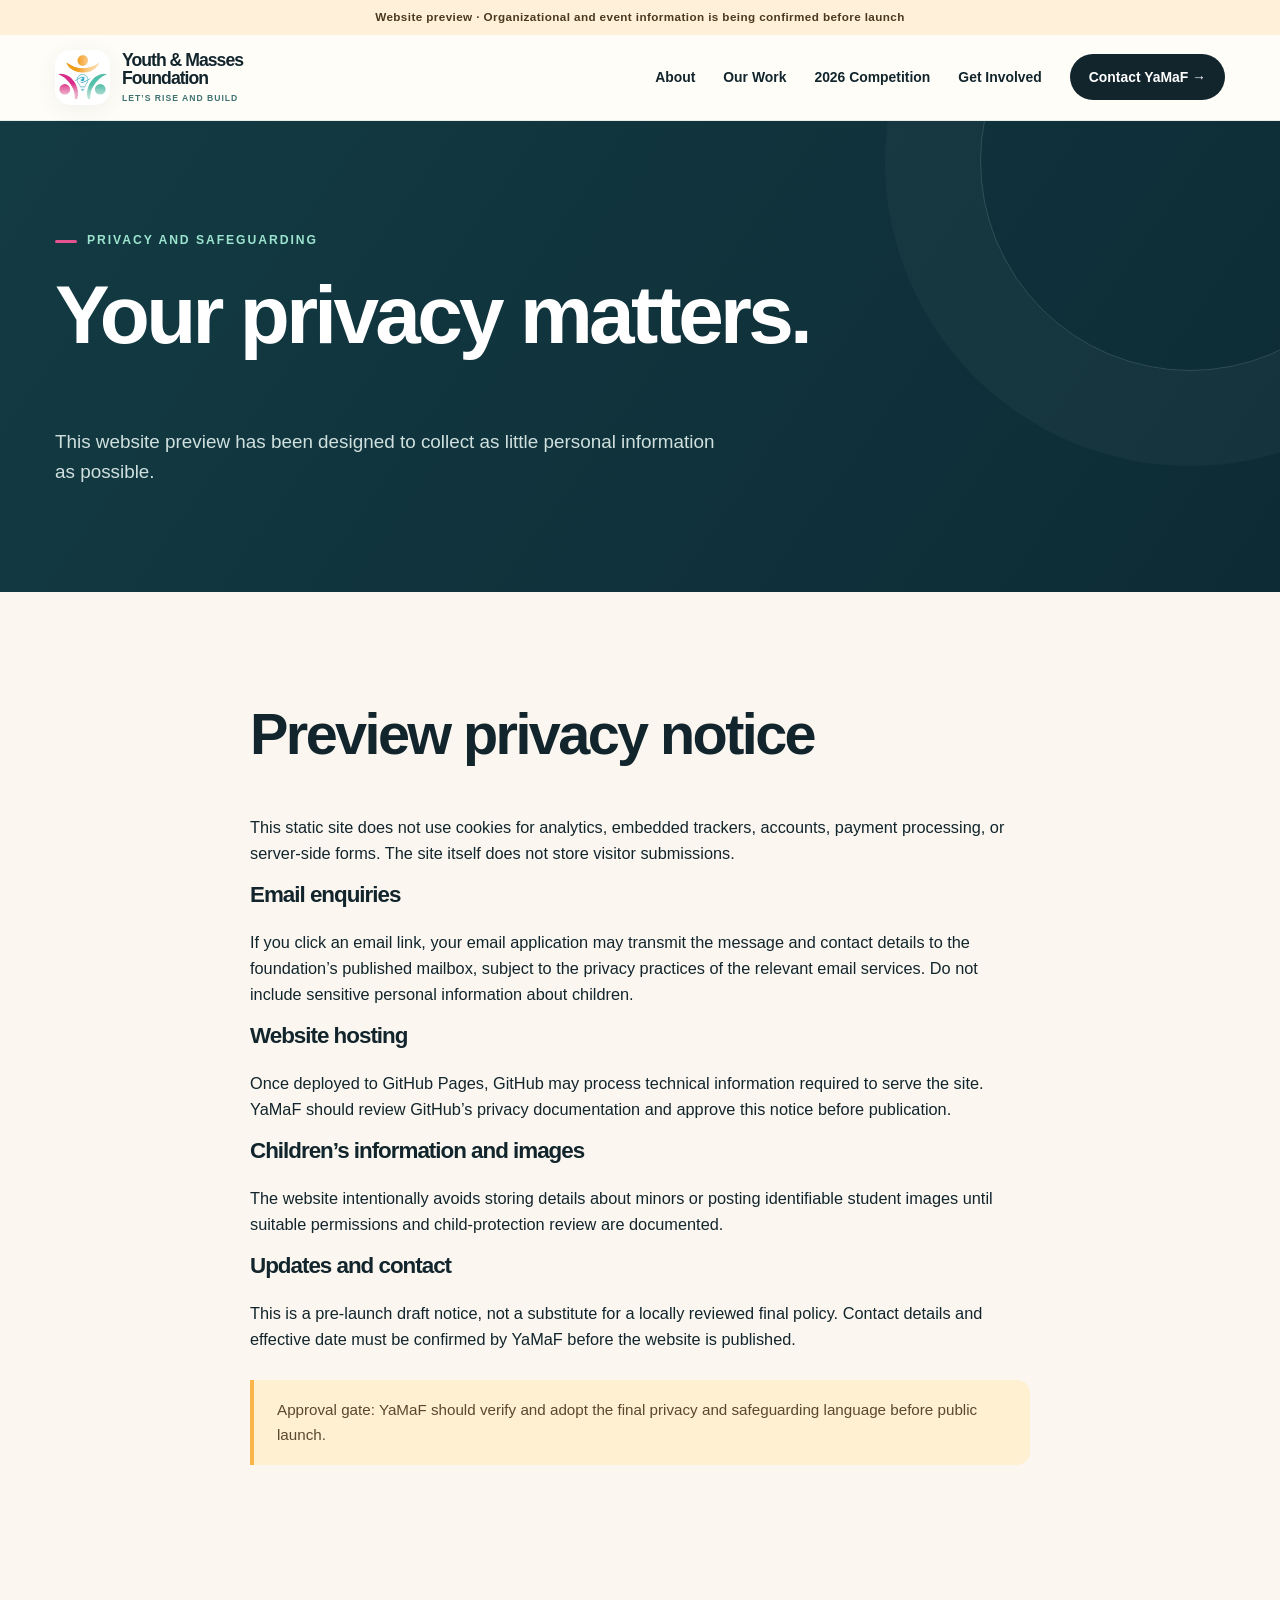
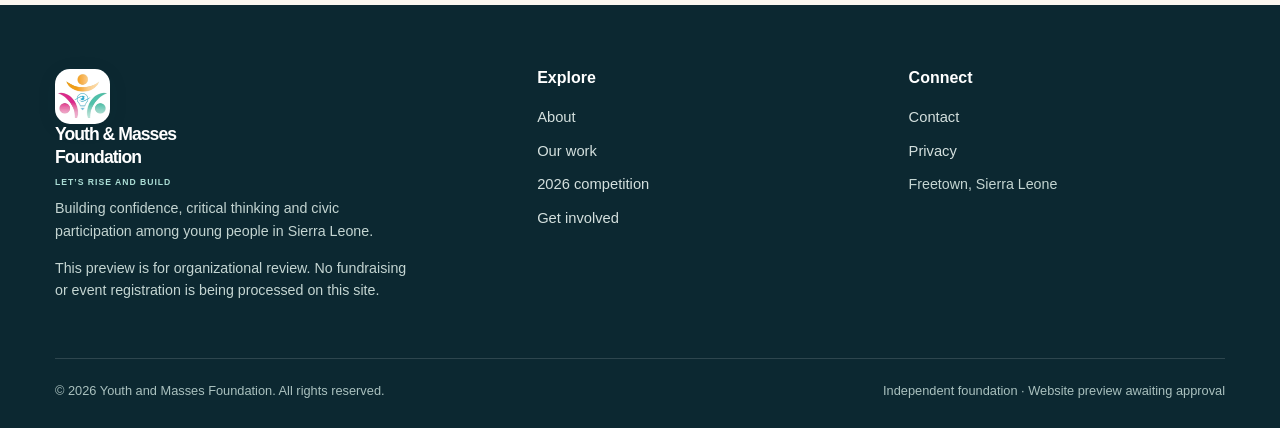
<file: privacy.html>
<!doctype html>
<html lang="en"><head>
<meta charset="utf-8"><meta name="viewport" content="width=device-width,initial-scale=1">
<meta name="description" content="Pre-launch privacy and child-safeguarding information for the Youth and Masses Foundation website.">
<meta name="theme-color" content="#102f39">
<meta name="robots" content="noindex,nofollow">
<meta property="og:type" content="website"><meta property="og:site_name" content="Youth and Masses Foundation"><meta property="og:title" content="Privacy &amp; Safeguarding"><meta property="og:description" content="Pre-launch privacy and child-safeguarding information for the Youth and Masses Foundation website."><meta property="og:image" content="assets/img/social-preview.jpg"><meta name="twitter:card" content="summary_large_image">
<title>Privacy &amp; Safeguarding | Youth and Masses Foundation</title>
<link rel="icon" href="assets/img/yamaf-mark.png" type="image/png"><link rel="stylesheet" href="assets/css/styles.css">
<script src="assets/js/site.js" defer></script>
</head><body>
<a class="skip" href="#main">Skip to content</a>
<div class="preview" role="status">Website preview · Organizational and event information is being confirmed before launch</div>
<header class="site-header"><div class="container nav-row"><a class="brand" href="index.html" aria-label="YaMaF home"><span class="brand-icon"><img src="assets/img/yamaf-mark.png" alt=""></span><span class="brand-text">Youth &amp; Masses <br>Foundation<small>Let’s Rise and Build</small></span></a><button class="menu-toggle" type="button" aria-controls="primary-nav" aria-expanded="false" data-menu-toggle>Menu</button><nav id="primary-nav" class="nav-links" aria-label="Main navigation"><a href="about.html">About</a><a href="programs.html">Our Work</a><a href="competition.html">2026 Competition</a><a href="get-involved.html">Get Involved</a><a class="nav-contact" href="contact.html">Contact YaMaF →</a></nav></div></header>
<main id="main"><section class="page-hero"><div class="container"><span class="eyebrow">Privacy and safeguarding</span><h1>Your privacy matters.</h1><p>This website preview has been designed to collect as little personal information as possible.</p></div></section>
<section class="section"><div class="container" style="max-width:780px"><h2>Preview privacy notice</h2><p>This static site does not use cookies for analytics, embedded trackers, accounts, payment processing, or server-side forms. The site itself does not store visitor submissions.</p><h3>Email enquiries</h3><p>If you click an email link, your email application may transmit the message and contact details to the foundation’s published mailbox, subject to the privacy practices of the relevant email services. Do not include sensitive personal information about children.</p><h3>Website hosting</h3><p>Once deployed to GitHub Pages, GitHub may process technical information required to serve the site. YaMaF should review GitHub’s privacy documentation and approve this notice before publication.</p><h3>Children’s information and images</h3><p>The website intentionally avoids storing details about minors or posting identifiable student images until suitable permissions and child-protection review are documented.</p><h3>Updates and contact</h3><p>This is a pre-launch draft notice, not a substitute for a locally reviewed final policy. Contact details and effective date must be confirmed by YaMaF before the website is published.</p><div class="notice"><p>Approval gate: YaMaF should verify and adopt the final privacy and safeguarding language before public launch.</p></div></div></section></main>
<footer class="footer"><div class="container"><div class="footer-grid"><div><a class="brand" href="index.html"><span class="brand-icon"><img src="assets/img/yamaf-mark.png" alt=""></span><span class="brand-text">Youth &amp; Masses<br>Foundation<small>Let’s Rise and Build</small></span></a><p>Building confidence, critical thinking and civic participation among young people in Sierra Leone.</p><p class="small">This preview is for organizational review. No fundraising or event registration is being processed on this site.</p></div><div><h3>Explore</h3><a href="about.html">About</a><a href="programs.html">Our work</a><a href="competition.html">2026 competition</a><a href="get-involved.html">Get involved</a></div><div><h3>Connect</h3><a href="contact.html">Contact</a><a href="privacy.html">Privacy</a><p>Freetown, Sierra Leone</p></div></div><div class="footer-bottom"><span>© <span id="year">2026</span> Youth and Masses Foundation. All rights reserved.</span><span>Independent foundation · Website preview awaiting approval</span></div></div></footer>
</body></html>
</file>
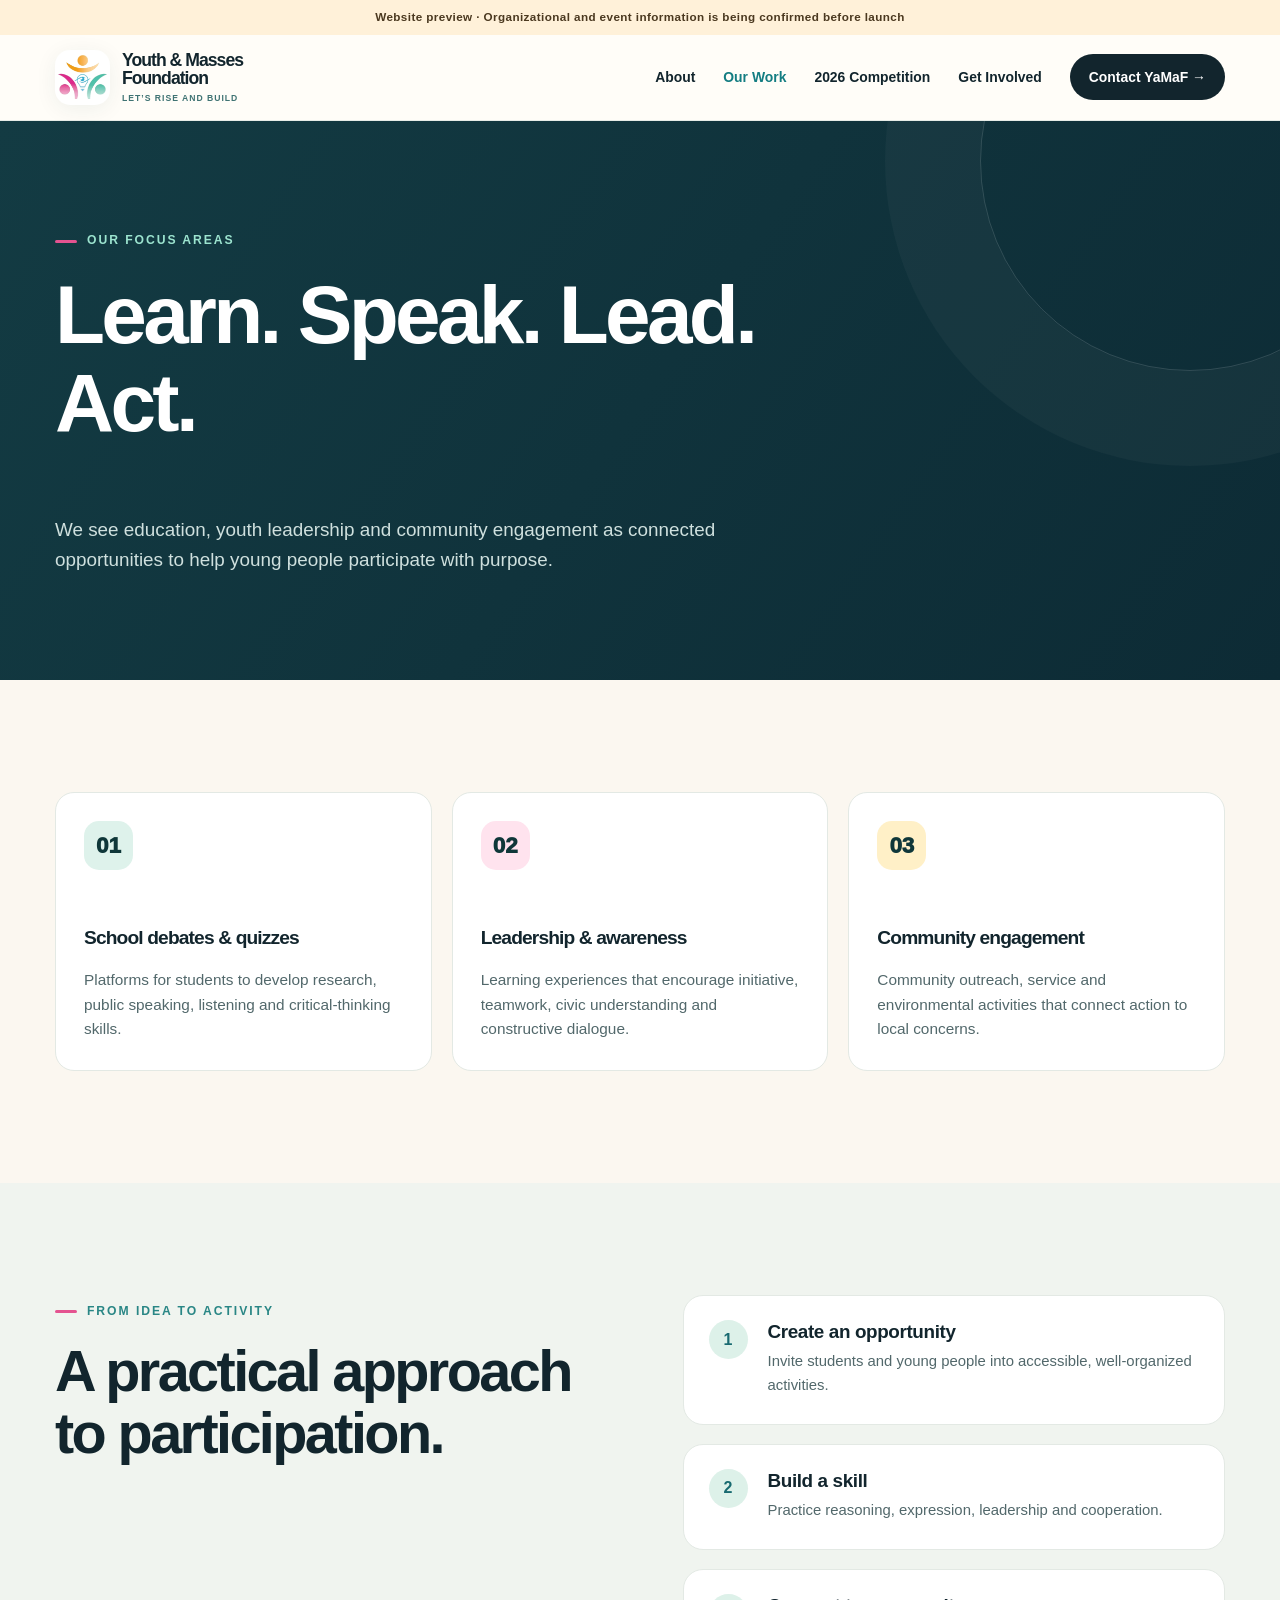
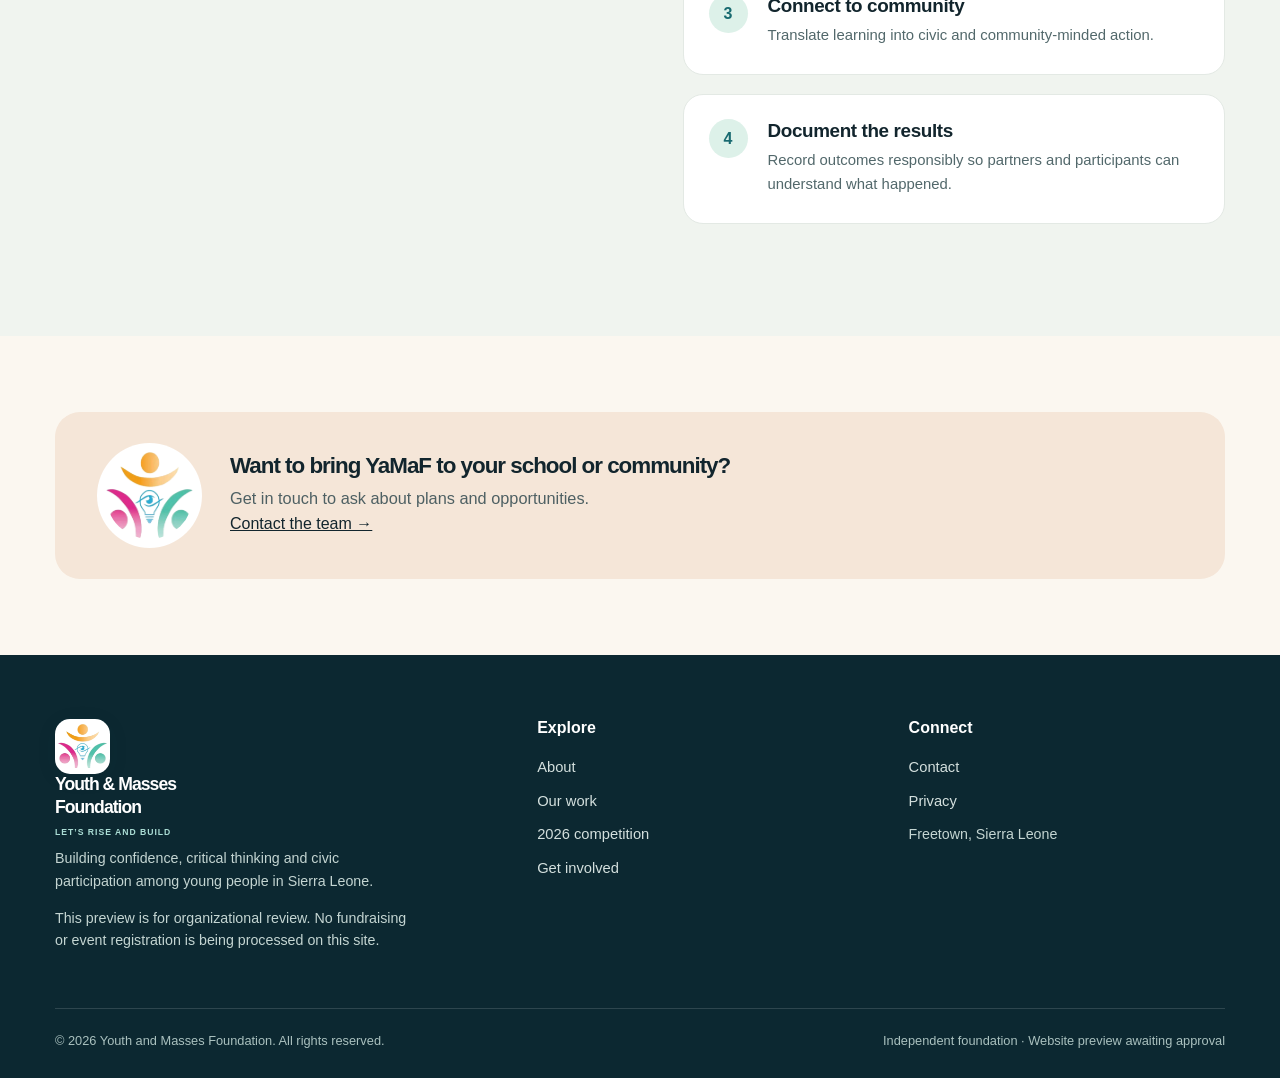
<file: programs.html>
<!doctype html>
<html lang="en"><head>
<meta charset="utf-8"><meta name="viewport" content="width=device-width,initial-scale=1">
<meta name="description" content="Explore YaMaF focus areas: school debates and quizzes, youth leadership and community involvement.">
<meta name="theme-color" content="#102f39">
<meta name="robots" content="noindex,nofollow">
<meta property="og:type" content="website"><meta property="og:site_name" content="Youth and Masses Foundation"><meta property="og:title" content="Our Work"><meta property="og:description" content="Explore YaMaF focus areas: school debates and quizzes, youth leadership and community involvement."><meta property="og:image" content="assets/img/social-preview.jpg"><meta name="twitter:card" content="summary_large_image">
<title>Our Work | Youth and Masses Foundation</title>
<link rel="icon" href="assets/img/yamaf-mark.png" type="image/png"><link rel="stylesheet" href="assets/css/styles.css">
<script src="assets/js/site.js" defer></script>
</head><body>
<a class="skip" href="#main">Skip to content</a>
<div class="preview" role="status">Website preview · Organizational and event information is being confirmed before launch</div>
<header class="site-header"><div class="container nav-row"><a class="brand" href="index.html" aria-label="YaMaF home"><span class="brand-icon"><img src="assets/img/yamaf-mark.png" alt=""></span><span class="brand-text">Youth &amp; Masses <br>Foundation<small>Let’s Rise and Build</small></span></a><button class="menu-toggle" type="button" aria-controls="primary-nav" aria-expanded="false" data-menu-toggle>Menu</button><nav id="primary-nav" class="nav-links" aria-label="Main navigation"><a href="about.html">About</a><a href="programs.html" aria-current="page">Our Work</a><a href="competition.html">2026 Competition</a><a href="get-involved.html">Get Involved</a><a class="nav-contact" href="contact.html">Contact YaMaF →</a></nav></div></header>
<main id="main"><section class="page-hero"><div class="container"><span class="eyebrow">Our focus areas</span><h1>Learn. Speak. Lead. Act.</h1><p>We see education, youth leadership and community engagement as connected opportunities to help young people participate with purpose.</p></div></section>
<section class="section"><div class="container"><div class="detail-grid"><article class="detail"><div class="program-number">01</div><h3>School debates &amp; quizzes</h3><p>Platforms for students to develop research, public speaking, listening and critical-thinking skills.</p></article><article class="detail"><div class="program-number" style="background:#ffe3ee">02</div><h3>Leadership &amp; awareness</h3><p>Learning experiences that encourage initiative, teamwork, civic understanding and constructive dialogue.</p></article><article class="detail"><div class="program-number" style="background:#fff0c7">03</div><h3>Community engagement</h3><p>Community outreach, service and environmental activities that connect action to local concerns.</p></article></div></div></section>
<section class="section section-soft"><div class="container split"><div><span class="eyebrow">From idea to activity</span><h2>A practical approach to participation.</h2></div><div class="step-list"><div class="step"><h3>Create an opportunity</h3><p>Invite students and young people into accessible, well-organized activities.</p></div><div class="step"><h3>Build a skill</h3><p>Practice reasoning, expression, leadership and cooperation.</p></div><div class="step"><h3>Connect to community</h3><p>Translate learning into civic and community-minded action.</p></div><div class="step"><h3>Document the results</h3><p>Record outcomes responsibly so partners and participants can understand what happened.</p></div></div></div></section>
<section class="section-slim"><div class="container banner-image"><img class="icon" src="assets/img/yamaf-mark.png" alt="" loading="lazy"><div><h3>Want to bring YaMaF to your school or community?</h3><p>Get in touch to ask about plans and opportunities.</p><a href="contact.html">Contact the team →</a></div></div></section></main>
<footer class="footer"><div class="container"><div class="footer-grid"><div><a class="brand" href="index.html"><span class="brand-icon"><img src="assets/img/yamaf-mark.png" alt=""></span><span class="brand-text">Youth &amp; Masses<br>Foundation<small>Let’s Rise and Build</small></span></a><p>Building confidence, critical thinking and civic participation among young people in Sierra Leone.</p><p class="small">This preview is for organizational review. No fundraising or event registration is being processed on this site.</p></div><div><h3>Explore</h3><a href="about.html">About</a><a href="programs.html">Our work</a><a href="competition.html">2026 competition</a><a href="get-involved.html">Get involved</a></div><div><h3>Connect</h3><a href="contact.html">Contact</a><a href="privacy.html">Privacy</a><p>Freetown, Sierra Leone</p></div></div><div class="footer-bottom"><span>© <span id="year">2026</span> Youth and Masses Foundation. All rights reserved.</span><span>Independent foundation · Website preview awaiting approval</span></div></div></footer>
</body></html>
</file>
<file: assets/css/styles.css>
:root{--ink:#12252d;--muted:#52686b;--cream:#fbf7f0;--paper:#fffefc;--teal:#198d8d;--mint:#9ce4cf;--gold:#f9b547;--pink:#e45390;--line:#e3e9e4;--dark:#102f39;--radius:23px;--shadow:0 22px 60px rgba(16,48,55,.10)}
*,*::before,*::after{box-sizing:border-box}html{scroll-behavior:smooth}body{margin:0;background:var(--cream);color:var(--ink);font-family:Inter,"Segoe UI",Arial,sans-serif;line-height:1.6;text-rendering:optimizeLegibility}h1,h2,h3,p{margin-top:0}h1,h2,h3{letter-spacing:-.045em;line-height:1.075}h1{font-size:clamp(3.3rem,6.4vw,6rem)}h2{font-size:clamp(2.2rem,4.5vw,4.35rem)}h3{font-size:1.4rem}p{font-size:1.02rem}a{color:inherit}a:focus-visible,button:focus-visible,summary:focus-visible{outline:3px solid var(--pink);outline-offset:4px}img{max-width:100%;display:block}svg{display:block}button{font:inherit}strong{font-weight:760}.container{width:min(1170px,calc(100% - 44px));margin:0 auto}.section{padding:112px 0}.section-slim{padding:76px 0}.eyebrow{display:inline-flex;align-items:center;gap:10px;font-size:.76rem;font-weight:800;letter-spacing:.16em;text-transform:uppercase;color:#298685;margin-bottom:20px}.eyebrow::before{content:"";display:block;width:22px;height:3px;background:var(--pink);border-radius:4px}.lead{font-size:1.2rem;color:var(--muted);line-height:1.74;max-width:680px}.small{font-size:.87rem}.muted{color:var(--muted)}.overline{letter-spacing:.11em;text-transform:uppercase;font-size:.8rem;font-weight:850}.skip{position:absolute;top:-50px;left:10px;padding:10px;background:white;z-index:100}.skip:focus{top:10px}.preview{background:#fff1d9;color:#4b3920;text-align:center;padding:8px 15px;font-weight:700;font-size:.73rem;letter-spacing:.035em}.site-header{z-index:30;position:sticky;top:0;background:rgba(255,253,248,.96);border-bottom:1px solid #e7ece7;backdrop-filter:blur(18px)}.nav-row{min-height:85px;display:flex;gap:25px;align-items:center;justify-content:space-between}.brand{display:flex;align-items:center;gap:12px;text-decoration:none;flex-shrink:0}.brand-icon{width:55px;height:55px;display:grid;place-items:center;background:white;border-radius:15px;box-shadow:0 4px 22px #163e4011}.brand-icon img{width:49px;height:49px;object-fit:contain}.brand-text{font-size:1.1rem;font-weight:900;letter-spacing:-.055em;line-height:1.04}.brand-text small{display:block;font-weight:650;letter-spacing:.115em;font-size:.54rem;margin-top:7px;color:#3f7373;text-transform:uppercase}.nav-links{display:flex;gap:28px;align-items:center}.nav-links a{font-weight:730;text-decoration:none;font-size:.87rem;transition:color .2s}.nav-links a:hover,.nav-links a[aria-current="page"]{color:#147d82}.nav-links .nav-contact{border-radius:99px;background:var(--ink);color:white;padding:12px 19px}.nav-links .nav-contact:hover{background:var(--teal);color:white}.menu-toggle{display:none;border:1px solid var(--line);padding:8px 15px;border-radius:8px;background:white;font-weight:750}.btn{display:inline-flex;min-height:50px;justify-content:center;align-items:center;gap:8px;border-radius:100px;padding:14px 24px;text-decoration:none;font-weight:800;font-size:.93rem;transition:transform .2s,box-shadow .2s}.btn:hover{transform:translateY(-2px)}.btn-light{background:white;color:var(--ink)}.btn-teal{background:var(--teal);color:white}.btn-dark{background:var(--ink);color:white}.btn-outline{border:1.5px solid rgba(255,255,255,.6);color:white}.btn-cream{border:1px solid #bad2c9;color:var(--ink)}.hero{background:radial-gradient(circle at 89% 40%,#1c5b62 0%,transparent 31%),linear-gradient(125deg,#102e39 5%,#102d36 100%);color:white;position:relative;overflow:hidden}.hero::before{content:"";position:absolute;width:610px;height:610px;border-radius:100%;top:-380px;left:51%;background:rgba(228,83,144,.11);filter:blur(9px)}.hero-grid{display:grid;grid-template-columns:1.05fr .95fr;align-items:center;gap:44px;padding:100px 0 115px}.hero .eyebrow{color:#99e0d1}.hero h1{max-width:670px;margin-bottom:28px}.hero h1 em{font-style:normal;color:var(--mint)}.hero-desc{font-size:1.2rem;color:#d6e5e2;max-width:530px;line-height:1.75;margin-bottom:35px}.action-row{display:flex;gap:13px;flex-wrap:wrap}.hero-note{margin-top:48px;font-size:.83rem;color:#c4d6d4;display:flex;align-items:center;gap:10px}.hero-note::before{content:"";width:7px;height:7px;border-radius:100%;background:var(--gold)}.hero-art{height:530px;position:relative;display:grid;place-items:center}.hero-orbit{position:absolute;width:min(510px,100%);aspect-ratio:1;border:1px solid rgba(255,255,255,.19);border-radius:100%;transform:rotate(-18deg)}.hero-orbit::after{content:"";position:absolute;inset:36px;border:1px dashed rgba(255,255,255,.16);border-radius:100%}.hero-disc{position:relative;width:340px;height:340px;border-radius:50%;background:#fffefa;display:grid;place-items:center;box-shadow:0 30px 80px #061e2866;z-index:1}.hero-disc img{width:300px;height:300px;object-fit:contain}.float-card{position:absolute;z-index:2;padding:16px 21px;background:rgba(255,255,255,.95);box-shadow:var(--shadow);border-radius:15px;color:var(--ink);font-weight:850;line-height:1.2}.float-card small{display:block;font-size:.68rem;color:#687b7d;letter-spacing:.1em;text-transform:uppercase;margin-bottom:7px}.float-card.one{left:-3%;bottom:16%;transform:rotate(-6deg)}.float-card.two{right:-3%;top:15%;transform:rotate(5deg)}.hero-star{position:absolute;border-radius:100%;background:var(--gold);width:20px;height:20px;right:18%;bottom:6%}.hero-star.second{width:14px;height:14px;background:var(--pink);right:85%;top:11%}.ticker{background:#fff4df;border-bottom:1px solid #f0e5d2}.ticker-inner{display:flex;align-items:center;justify-content:space-between;gap:22px;padding:22px 0}.ticker strong{font-size:.92rem}.ticker a{color:#087c81;font-weight:850;white-space:nowrap}.tag{background:#fce6af;padding:6px 11px;border-radius:99px;font-size:.69rem;letter-spacing:.07em;text-transform:uppercase;font-weight:900;white-space:nowrap}.intro-grid{display:grid;grid-template-columns:.87fr 1.13fr;gap:80px;align-items:start}.intro-grid p{color:#4a6264}.intro-grid .xl{font-size:1.4rem;color:var(--ink);line-height:1.58;margin-bottom:22px}.callout-line{display:flex;align-items:center;gap:15px;margin-top:32px;padding-top:22px;border-top:1px solid var(--line);font-weight:750}.callout-line span{color:var(--teal);font-size:1.6rem}.section-header{display:flex;justify-content:space-between;align-items:end;gap:40px;margin-bottom:43px}.section-header p{max-width:400px;color:var(--muted)}.program-grid{display:grid;grid-template-columns:repeat(3,1fr);gap:20px}.program-card{background:white;border:1px solid var(--line);border-radius:var(--radius);padding:34px 31px 37px;box-shadow:0 10px 30px #09291b06;display:flex;flex-direction:column;min-height:340px}.program-card:hover{box-shadow:var(--shadow)}.program-number{width:49px;height:49px;display:grid;place-items:center;border-radius:15px;margin-bottom:58px;color:#0f3739;font-size:1.4rem;font-weight:950;background:#def2eb}.program-card:nth-child(2) .program-number{background:#ffe4f0}.program-card:nth-child(3) .program-number{background:#fff0c9}.program-card p{color:var(--muted);margin:0}.program-card h3{margin-bottom:13px}.section-soft{background:#f0f4ef}.event{background:#163f45;color:white;position:relative;overflow:hidden}.event::before{content:"2026";font-size:clamp(13rem,26vw,28rem);line-height:1;position:absolute;right:-45px;top:-30px;font-weight:900;letter-spacing:-.09em;color:#ffffff07;pointer-events:none}.event-grid{display:grid;grid-template-columns:1.07fr .93fr;gap:75px;align-items:center;position:relative}.event .eyebrow{color:#b7efdd}.event h2{margin-bottom:22px}.event p{color:#d5e6e3;font-size:1.07rem;max-width:560px}.event-micro{color:#c2d9d6;font-weight:700;font-size:.93rem;margin-bottom:27px}.event .action-row{margin-top:30px}.event-stats{border-radius:27px;background:#fffdf9;color:var(--ink);padding:39px;box-shadow:0 24px 70px #00171c33}.event-stats .micro{font-weight:900;letter-spacing:.14em;font-size:.73rem;color:#268a8b;margin-bottom:25px}.event-stat{padding:22px 0;border-top:1px solid var(--line);display:flex;align-items:baseline;justify-content:space-between;gap:16px}.event-stat strong{font-weight:920;letter-spacing:-.06em;font-size:2.35rem}.event-stat span{max-width:170px;color:var(--muted);line-height:1.45;font-size:.9rem}.event-stats .disclaimer{font-size:.76rem;color:#6e7d7f;margin:20px 0 0}.banner-image{display:flex;gap:28px;align-items:center;background:#f5e6d8;padding:31px 42px;border-radius:25px}.banner-image .icon{background:white;border-radius:50%;padding:9px;width:105px;height:105px;flex:0 0 105px}.banner-image h3{margin-bottom:7px}.banner-image p{color:#4e6063;margin:0}.involvement{display:grid;grid-template-columns:repeat(2,1fr);gap:25px}.involve-card{padding:38px;border:1px solid var(--line);border-radius:var(--radius);background:#fff}.involve-card.dark{background:var(--ink);color:white;border-color:var(--ink)}.involve-card p{color:var(--muted)}.involve-card.dark p{color:#c5d6d5}.involve-card h3{font-size:2rem}.involve-card .btn{margin-top:20px}.cta-band{background:#f9e5b7;text-align:center}.cta-band p{max-width:630px;margin:0 auto 24px;color:#4c5855}.footer{background:#0c2831;color:#d4e0de;padding:64px 0 26px}.footer-grid{display:grid;grid-template-columns:1.35fr 1fr 1fr;gap:55px;padding-bottom:42px}.footer .brand-text{color:white}.footer .brand-text small{color:#abddd5}.footer p{font-size:.89rem;color:#c4d5d2;max-width:355px}.footer h3{font-size:1rem;letter-spacing:0;color:white;margin-bottom:20px}.footer a{display:block;text-decoration:none;margin-bottom:10px;font-size:.92rem}.footer a:hover{color:var(--mint)}.footer-bottom{border-top:1px solid #ffffff24;display:flex;justify-content:space-between;gap:20px;padding-top:22px;font-size:.8rem;color:#aac1bf}.footer-bottom a{font-size:.8rem;margin:0}.page-hero{background:linear-gradient(125deg,#133b43,#0d2b35);color:white;padding:104px 0 105px;position:relative;overflow:hidden}.page-hero::after{content:"";height:420px;width:420px;border:1px solid #ffffff25;border-radius:50%;position:absolute;right:-120px;top:-170px;box-shadow:0 0 0 95px #ffffff08}.page-hero .eyebrow{color:var(--mint)}.page-hero h1{max-width:850px}.page-hero p{max-width:670px;color:#cfe0de;font-size:1.18rem;margin-bottom:0}.split{display:grid;grid-template-columns:1fr 1fr;gap:85px;align-items:start}.split .wide-copy p{color:var(--muted);font-size:1.12rem}.list-cards{display:grid;grid-template-columns:repeat(2,1fr);gap:16px;margin-top:35px}.list-card{border:1px solid var(--line);background:white;border-radius:18px;padding:26px}.list-card strong{display:block;font-size:1.2rem;margin-bottom:9px}.list-card p{font-size:.94rem;color:var(--muted);margin:0}.step-list{counter-reset:item;display:grid;gap:19px}.step{background:white;border:1px solid var(--line);border-radius:20px;padding:26px 29px 26px 84px;position:relative}.step::before{counter-increment:item;content:counter(item);position:absolute;left:25px;top:24px;width:39px;height:39px;background:#ddf1e9;color:#186a70;display:grid;place-items:center;border-radius:50%;font-weight:900}.step h3{font-size:1.18rem;letter-spacing:-.02em;margin-bottom:8px}.step p{margin-bottom:0;color:var(--muted);font-size:.93rem}.detail-grid{display:grid;grid-template-columns:repeat(3,1fr);gap:20px}.detail{border:1px solid var(--line);border-radius:19px;padding:28px;background:white}.detail h3{font-size:1.2rem}.detail p{color:var(--muted);font-size:.96rem;margin-bottom:0}.notice{background:#fff0d2;border-left:4px solid var(--gold);padding:18px 23px;color:#5a492c;border-radius:0 13px 13px 0;margin:28px 0}.notice p{margin:0;font-size:.95rem}.faq{display:grid;gap:12px}.faq details{border:1px solid var(--line);background:white;border-radius:16px;padding:20px 25px}.faq summary{cursor:pointer;font-weight:800;letter-spacing:-.015em}.faq p{color:var(--muted);margin:14px 0 0}.contact-tile{background:white;border:1px solid var(--line);padding:30px;border-radius:20px}.contact-tile a{font-size:1.1rem;color:#087b80;font-weight:800;overflow-wrap:anywhere}.contact-tile p{color:var(--muted);font-size:.93rem;margin:9px 0 0}.pullquote{font-family:Georgia,serif;font-style:italic;font-size:clamp(1.8rem,3vw,2.6rem);line-height:1.3;letter-spacing:-.02em;color:#15454a;border-left:5px solid var(--pink);padding-left:27px;margin:20px 0}.utility-note{padding:18px;background:#f1faf6;border:1px solid #ceebe0;border-radius:12px;font-size:.9rem}.utility-note p{font-size:.9rem;margin:0}
@media(max-width:950px){.nav-links{gap:15px}.nav-links a{font-size:.82rem}.brand-text{font-size:.99rem}.hero-grid{grid-template-columns:1fr 1fr;gap:12px}.hero-disc{width:280px;height:280px}.hero-disc img{width:250px;height:250px}.hero-art{height:440px}.event-grid{gap:30px}.intro-grid{gap:42px}}
@media(max-width:760px){.container{width:min(100% - 32px,580px)}.nav-row{min-height:72px}.brand-icon{width:48px;height:48px}.brand-icon img{width:45px;height:45px}.menu-toggle{display:block}.nav-links{display:none;position:absolute;top:100%;left:0;right:0;background:#fffefa;box-shadow:0 25px 30px #1a353533;padding:16px 21px 27px;border-top:1px solid var(--line);flex-direction:column;align-items:stretch;gap:0}.nav-links.open{display:flex}.nav-links a{padding:13px 4px;font-size:1rem}.nav-links .nav-contact{padding:13px 18px;margin-top:8px;text-align:center}.section{padding:74px 0}.section-slim{padding:53px 0}.hero-grid{grid-template-columns:1fr;padding:70px 0 54px;gap:5px}.hero h1{font-size:clamp(3rem,12vw,4.7rem)}.hero-desc{font-size:1.05rem}.hero-art{height:365px}.hero-orbit{width:350px}.hero-disc{width:254px;height:254px}.hero-disc img{width:227px;height:227px}.float-card{font-size:.83rem;padding:12px}.float-card.one{bottom:8%;left:0}.float-card.two{top:8%;right:0}.hero-note{margin-top:34px}.ticker-inner{align-items:flex-start;flex-direction:column;gap:8px}.ticker a{white-space:normal}.intro-grid,.split,.event-grid{grid-template-columns:1fr;gap:26px}.intro-grid .xl{font-size:1.19rem}.program-grid,.detail-grid{grid-template-columns:1fr}.program-card{min-height:unset;padding:27px}.program-number{margin-bottom:25px}.section-header{display:block}.event-stats{padding:26px}.involvement,.list-cards{grid-template-columns:1fr}.banner-image{padding:22px;gap:17px}.banner-image .icon{width:80px;height:80px;flex-basis:80px}.footer-grid{grid-template-columns:1fr 1fr;gap:35px}.footer-grid > :first-child{grid-column:1/-1}.footer-bottom{flex-direction:column;gap:6px}.page-hero{padding:75px 0}.page-hero h1{font-size:clamp(2.65rem,10vw,4rem)}.section-header p{max-width:unset}}
@media(max-width:420px){.brand-text{font-size:.87rem}.brand-text small{font-size:.48rem}.btn{width:100%}.float-card.one{left:-1%}.float-card.two{right:-1%}.footer-grid{grid-template-columns:1fr}.footer-grid > :first-child{grid-column:auto}}
@media(prefers-reduced-motion:reduce){html{scroll-behavior:auto}*,*::before,*::after{transition:none!important;animation:none!important}}
</file>
